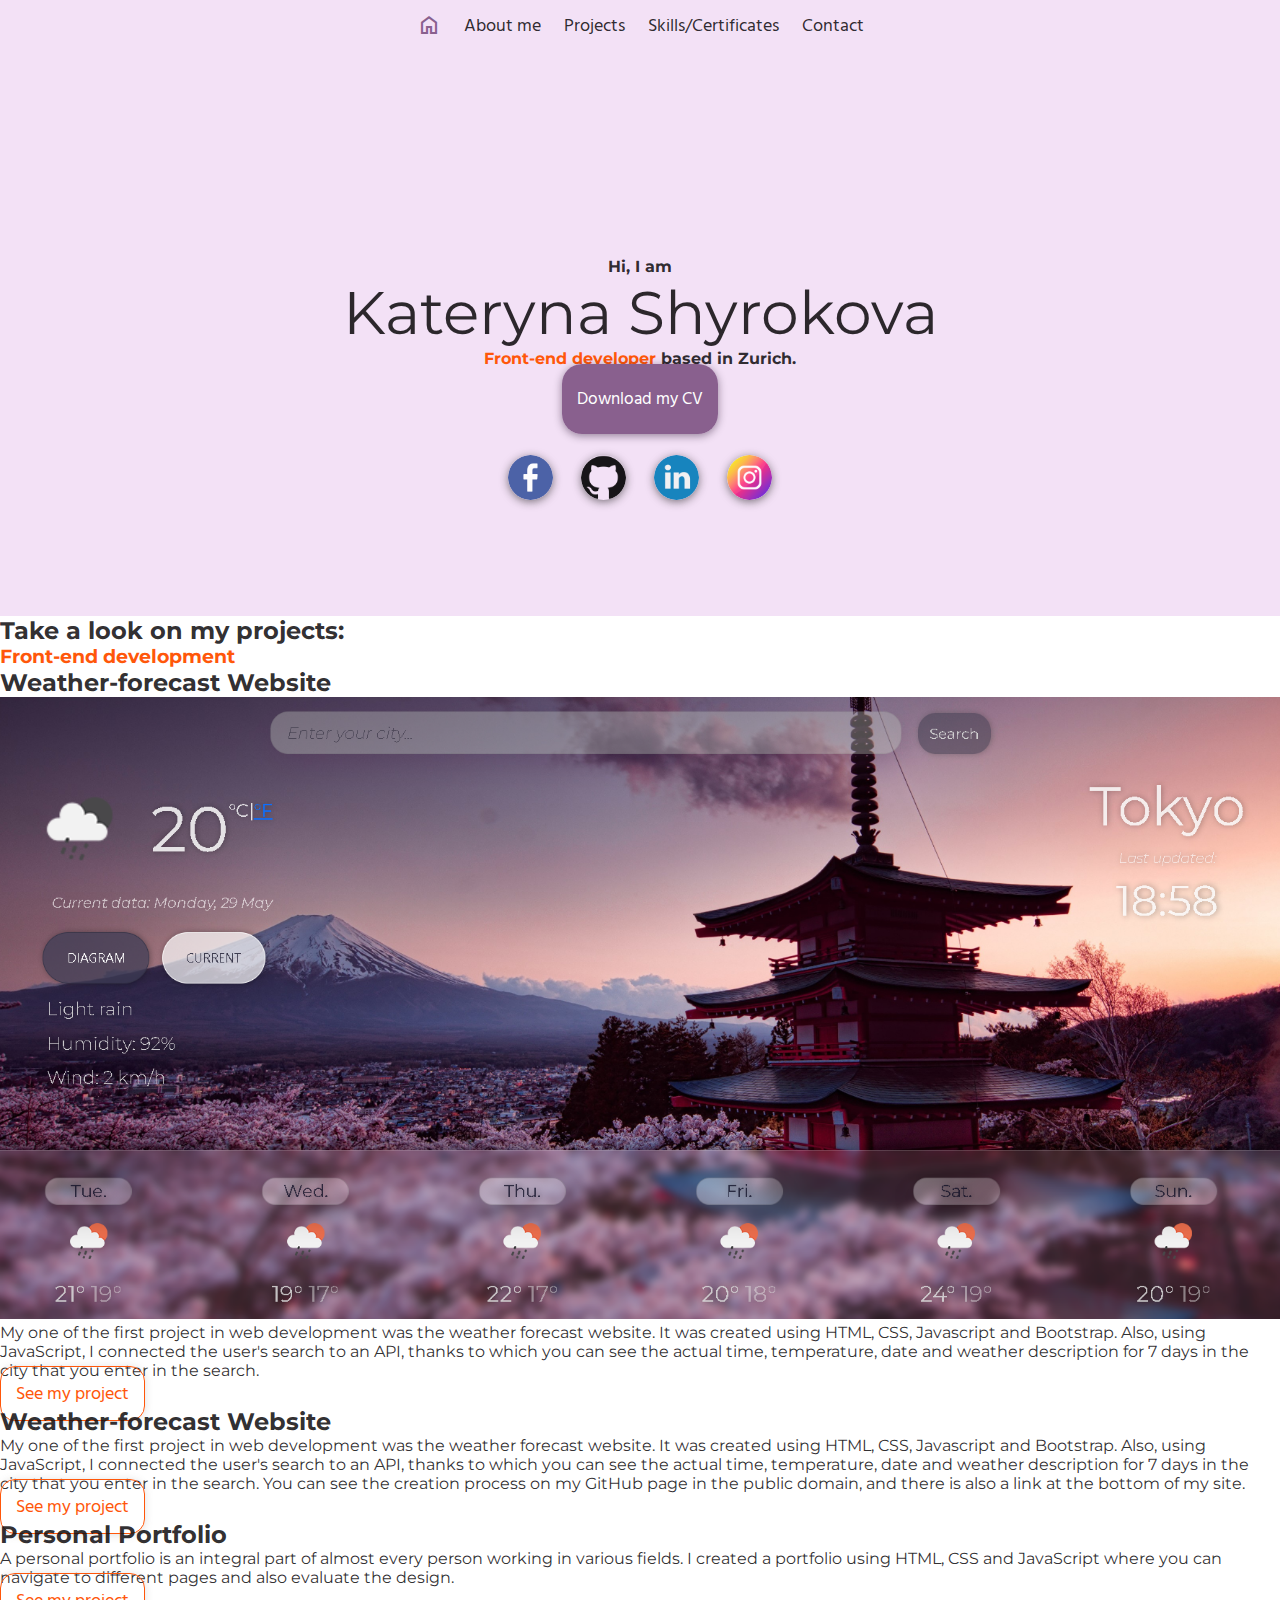
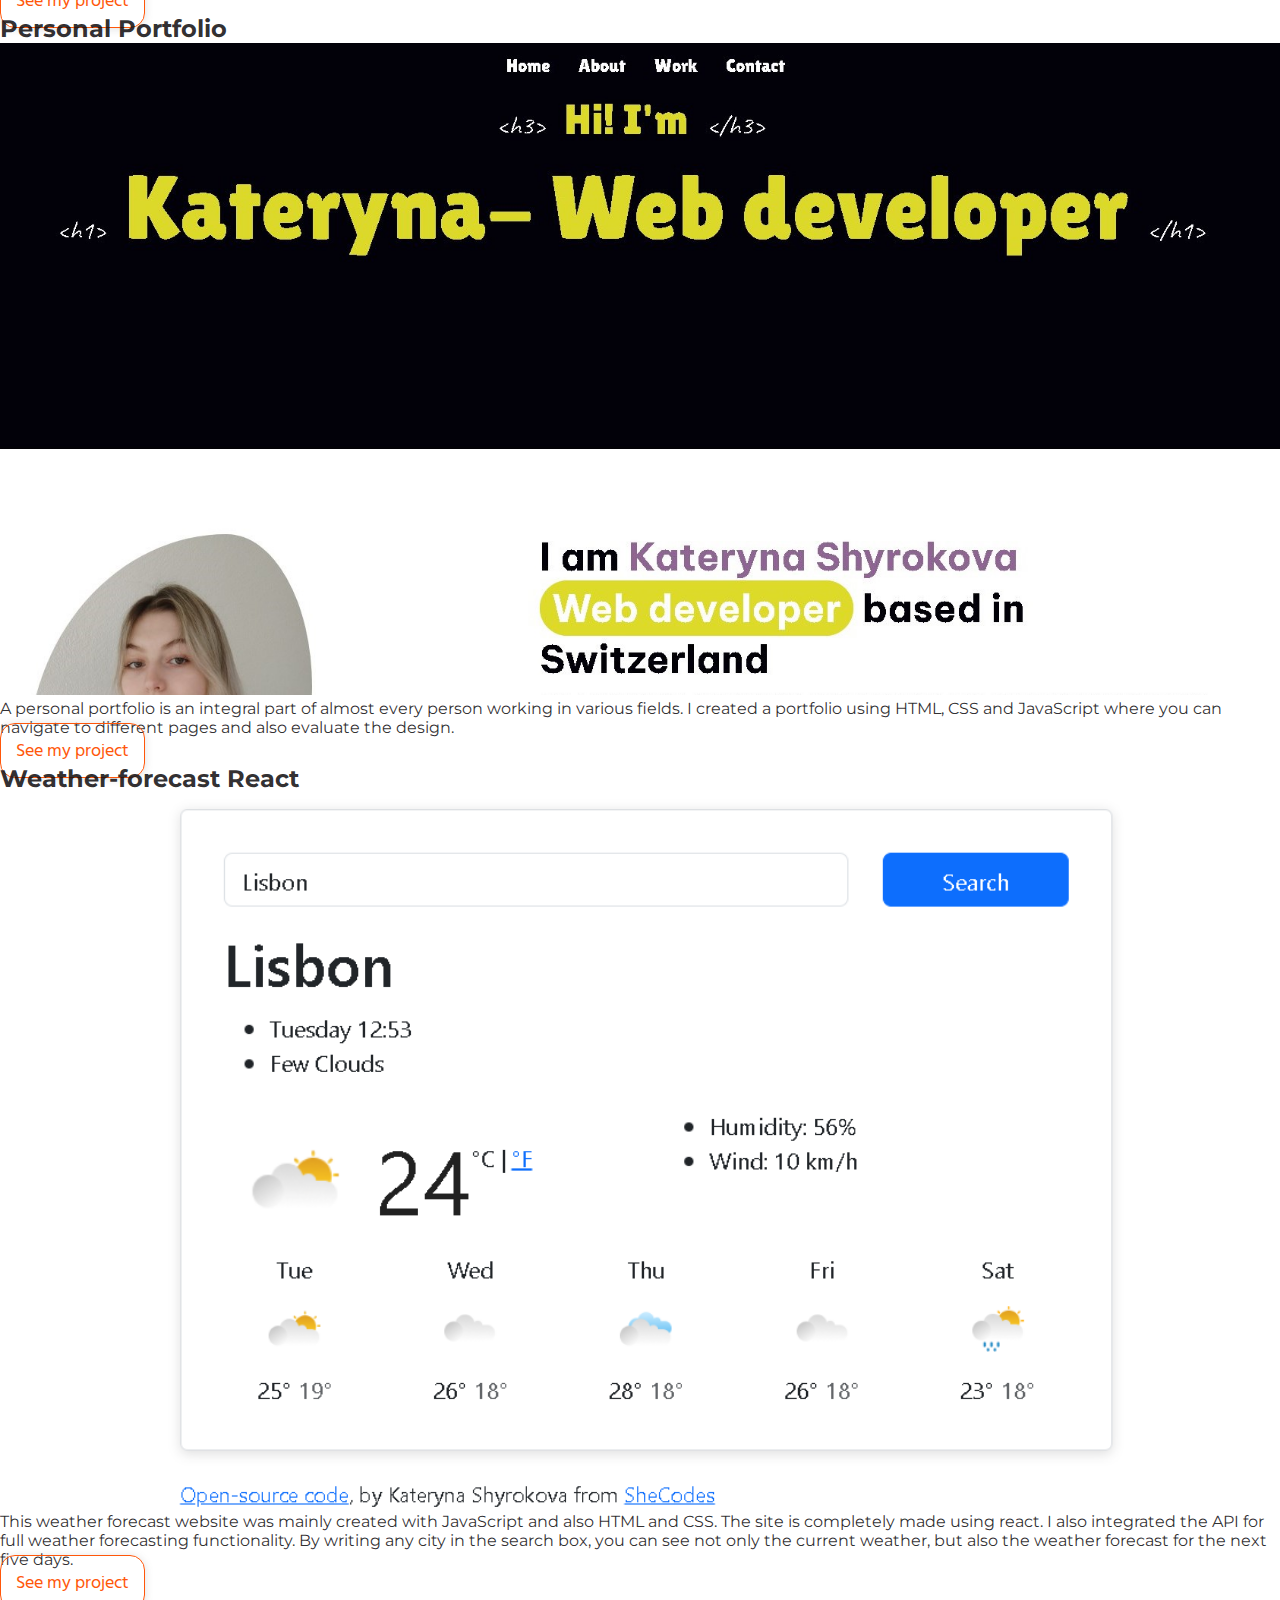
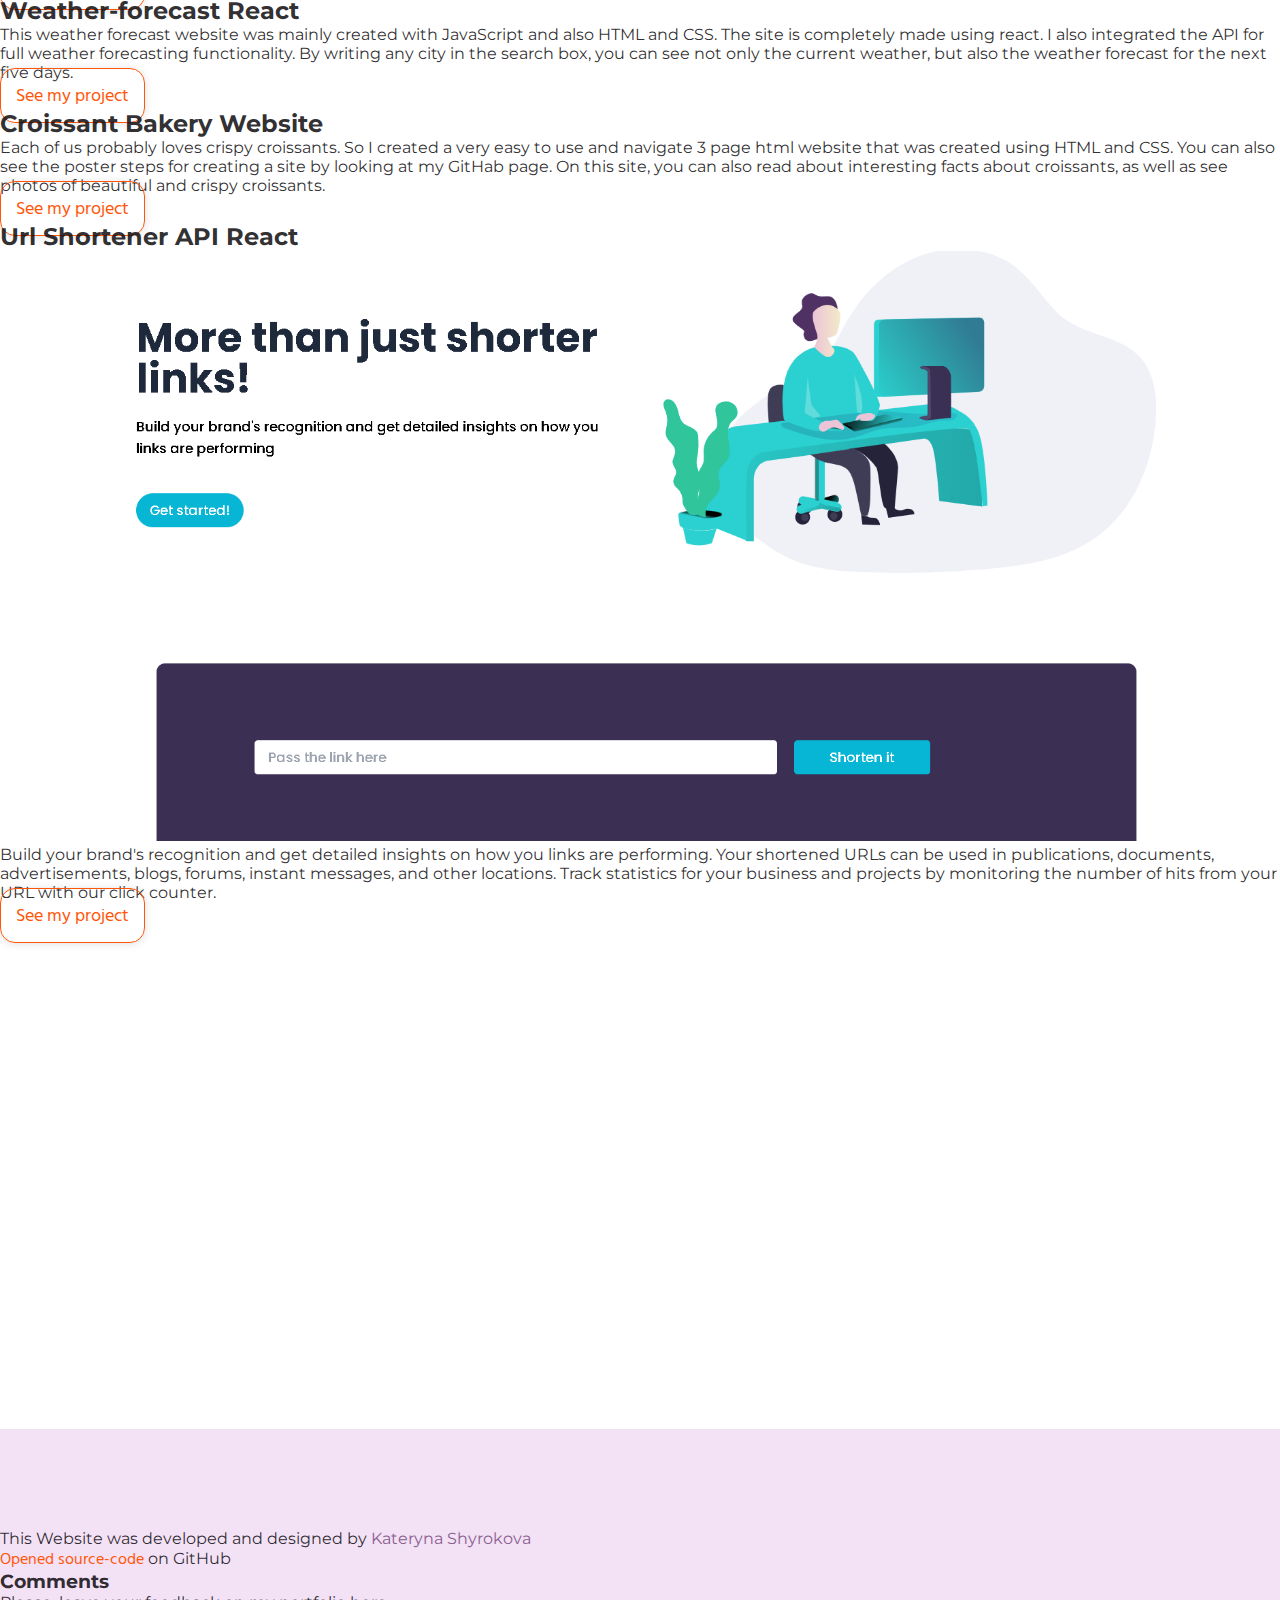
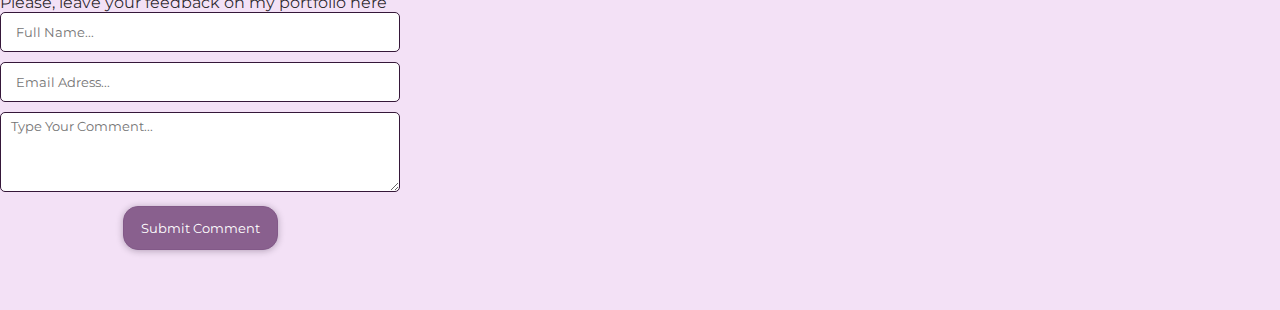
<file: index.html>
<!DOCTYPE html>
<html lang="en">
  <head>
    <meta charset="UTF-8" />
    <link
      href="https://cdn.jsdelivr.net/npm/bootstrap@5.3.0-alpha3/dist/css/bootstrap.min.css"
      rel="stylesheet"
      integrity="sha384-KK94CHFLLe+nY2dmCWGMq91rCGa5gtU4mk92HdvYe+M/SXH301p5ILy+dN9+nJOZ"
      crossorigin="anonymous"
    />
    <script
      src="https://cdn.jsdelivr.net/npm/bootstrap@5.3.0-alpha3/dist/js/bootstrap.bundle.min.js"
      integrity="sha384-ENjdO4Dr2bkBIFxQpeoTz1HIcje39Wm4jDKdf19U8gI4ddQ3GYNS7NTKfAdVQSZe"
      crossorigin="anonymous"
    ></script>
    <link rel="preconnect" href="https://fonts.googleapis.com" />
    <link rel="preconnect" href="https://fonts.gstatic.com" crossorigin />
    <link
      href="https://fonts.googleapis.com/css2?family=Hind+Madurai:wght@300;400&display=swap"
      rel="stylesheet"
    />
    <link rel="preconnect" href="https://fonts.googleapis.com" />
    <link
      rel="stylesheet"
      href="https://fonts.googleapis.com/css2?family=Material+Symbols+Outlined:opsz,wght,FILL,GRAD@20..48,100..700,0..1,-50..200"
    />
    <link rel="preconnect" href="https://fonts.googleapis.com" />
    <link rel="preconnect" href="https://fonts.gstatic.com" crossorigin />
    <link
      href="https://fonts.googleapis.com/css2?family=Hind+Madurai:wght@300;400&family=Montserrat:ital,wght@0,100;0,200;0,300;0,400;0,500;0,600;0,700;0,800;0,900;1,100;1,200;1,300;1,400;1,500;1,600;1,700;1,800;1,900&display=swap"
      rel="stylesheet"
    />
    <link rel="stylesheet" href="/src/styles.css" />
    <meta http-equiv="X-UA-Compatible" content="IE=edge" />
    <meta name="viewport" content="width=device-width, initial-scale=1.0" />
       <meta name="description" content="Kateryna is a front-end engineer based in Switzerland." >
    <title>K.Shyrokova-Frontend developer</title>
  </head>
  <body>
    <header>
      <nav class="navbar fixed-top">
        <a href="#" class="nav-branding" title="Kateryna logo">K.Shyrokova</a>
        <ul class="nav-menu">
          <li class="nav-item">
            <a href="/" class="nav-link" title="Home page"
              ><span class="material-symbols-outlined home-icon">
                home
              </span></a
            >
          </li>
          <li class="nav-item">
            <a href="/about.html" class="nav-link" title="About me page">About me</a>
          </li>
          <li class="nav-item">
            <a href="/projects.html" class="nav-link" title="Projects page">Projects</a>
          </li>
          <li class="nav-item">
            <a href="/about.html#skills-and-certificates" class="nav-link" title="Certificates section "
              >Skills/Certificates</a
            >
          </li>
          <li class="nav-item">
            <a href="/contact.html" class="nav-link" title="Contact page">Contact</a>
          </li>
        </ul>
        <div class="hamburger">
          <span class="bar"></span>
          <span class="bar"></span>
          <span class="bar"></span>
        </div>
      </nav>
    </header>
    <section class="home-section">
      <div class="introdaction-body">
        <h4 class="fs-5 fw-medium mb-0">Hi, I am</h4>
        <p style="font-size: 60px" class=" fw-medium m-0">Kateryna Shyrokova</p>
        <h4 class="fs-5 fw-medium">
          <span class="text-selection-frontend "> Front-end developer</span> 
          
          <!--and
          <span class="text-selection-design">UI/UX designer</span>
          
        ,<br />-->
          based in Zurich.
        </h4>
<br>

        <a href="#" class="download-cv-btn">Download my CV</a>
        <figure class="icon-section-maine">
          <a href="https://www.facebook.com/ekaterina.plisetskaya.92/" target="_blank" title="Facebook Profile">
          <img
            src="/images/facebook.png"
            alt="Facebook Profile"
            srcset=""
            class="icon-contact"
          />
          </a>
       <a href="https://github.com/KatarinaPli" target="_blank" title="GitHub Profile" >
          <img src="/images/github.png" alt="GitHub Profile" srcset="" class="icon-contact" /></a>
         <a href="https://www.linkedin.com/in/katerynashyrokova/" target="_blank" title="Linkedin Profile">
          <img
            src="/images/linkedin.png"
            alt="Linkedin Profile"
            srcset=""
            class="icon-contact"
          /></a>
          <a href="https://www.instagram.com/pli.setskaya/" target="_blank" title="Instagram Profile">
          <img
            src="/images/instagram.png"
            alt="Instagram Profile"
            srcset=""
            class="icon-contact"
          /></a>
          
        </figure>
      </div>
    </section>
   

<section class="frontend-maine-selection">
  <h2 class="mt-5 text-center">Take a look on my projects:</h2>
  <h3 class="text-selection-frontend mt-4 text-center">
    Front-end development
  </h3>

  <div class="container mt-5">
    <!--FIRST -->
    <div class="row mt-5" id="first-project-description">
      <div class="col">
        <h2 class="d-block d-lg-none text-center">
          Weather-forecast Website
        </h2>

        <div class="image">
          <img
            src="/images/weatherweb.png"
            alt="Weather-forecast Website"
            class="project1-photo rounded d-block img-fluid"
          />

          <div class="image__overlay image__overlay--blur">
            <p class="image-description d-block d-lg-none">
              My one of the first project in web development was the weather
              forecast website. It was created using HTML, CSS, Javascript and
              Bootstrap. Also, using JavaScript, I connected the user's
              search to an API, thanks to which you can see the actual time,
              temperature, date and weather description for 7 days in the
              city that you enter in the search.
            </p>
          </div>
        </div>

        <a
          href="https://preeminent-biscochitos-293520.netlify.app/" target="_blank
        "
          class="project-frontend-btn btn d-block d-lg-none text-center mt-3"
          >See my project</a
        >
      </div>

      <div class="col d-none d-lg-block ms-5">
        <h2 class="text-center">Weather-forecast Website</h2>
        <p class="mt-4 mb-4">
          My one of the first project in web development was the weather
          forecast website. It was created using HTML, CSS, Javascript and
          Bootstrap. Also, using JavaScript, I connected the user's search
          to an API, thanks to which you can see the actual time,
          temperature, date and weather description for 7 days in the city
          that you enter in the search. You can see the creation process on
          my GitHub page in the public domain, and there is also a link at
          the bottom of my site.
        </p>
        <a href="https://preeminent-biscochitos-293520.netlify.app/" target="_blank
        " class="project-frontend-btn btn d-block text-center"
          >See my project</a
        >
      </div>
    </div>
    <!--SECOND -->

    <div class="row mt-5" id="second-project-description">
      <div class="col d-none d-lg-block me-5">
        <h2 class="text-center">Personal Portfolio</h2>
        <p class="mt-4 mb-4">
A personal portfolio is an integral part of almost every person working in various fields.  I created a portfolio using HTML, CSS and JavaScript where you can navigate to different pages and also evaluate the design.
        </p>
        <a href="https://effervescent-cobbler-fdeb63.netlify.app"  target="_blank
        " class="project-frontend-btn btn d-block text-center"
          >See my project</a
        >
      </div>

      <div class="col">
        <h2 class="d-block d-lg-none text-center">
          Personal Portfolio
        </h2>

        <div class="image">
          <img
            src="/images/personalPortfolio.jpg"
            alt="Personal Portfolio"
            class="project1-photo rounded d-block img-fluid"
          />

          <div class="image__overlay image__overlay--blur">
            <p class="image-description d-block d-lg-none">
             A personal portfolio is an integral part of almost every person working in various fields.  I created a portfolio using HTML, CSS and JavaScript where you can navigate to different pages and also evaluate the design. 
            </p>
          </div>
        </div>

        <a
          href="https://effervescent-cobbler-fdeb63.netlify.app" target="_blank
        "
          class="project-frontend-btn btn d-block d-lg-none text-center mt-3"
          >See my project</a
        >
      </div>
    </div>

    <!--THIRD -->

    <div class="row mt-5" id="third-project-description">
      <div class="col">
        <h2 class="d-block d-lg-none text-center">
          Weather-forecast React
        </h2>

        <div class="image">
          <img
            src="/images/weatherReact.png"
            alt="Weather-forecast React"
            class="project1-photo rounded d-block img-fluid"
          />

          <div class="image__overlay image__overlay--blur">
            <p class="image-description d-block d-lg-none">
              This weather forecast website was mainly created with JavaScript and also HTML and CSS. The site is completely made using react.  I also integrated the API for full weather forecasting functionality. By writing any city in the search box, you can see not only the current weather, but also the weather forecast for the next five days.
            </p>
          </div>
        </div>

        <a
          href="https://exquisite-mousse-85a8a1.netlify.app" target="_blank
        "
          class="project-frontend-btn btn d-block d-lg-none text-center mt-3"
          >See my project</a
        >
      </div>

      <div class="col d-none d-lg-block ms-5">
        <h2 class="text-center">Weather-forecast React</h2>
        <p class="mt-4 mb-4">
         This weather forecast website was mainly created with JavaScript and also HTML and CSS. The site is completely made using react.  I also integrated the API for full weather forecasting functionality. By writing any city in the search box, you can see not only the current weather, but also the weather forecast for the next five days.
        </p>
        <a href="https://exquisite-mousse-85a8a1.netlify.app" target="_blank" class="project-frontend-btn btn d-block text-center"
          >See my project</a
        >
      </div>
    </div>
    <!--FOUR-->

    <div class="row mt-5" id="fourth-project-description">
      <div class="col d-none d-lg-block me-5">
        <h2 class="text-center">Croissant Bakery Website</h2>
        <p class="mt-4 mb-4">
         Each of us probably loves crispy croissants. So I created a very easy to use and navigate 3 page html website that was created using HTML and CSS. You can also see the poster steps for creating a site by looking at my GitHab page. On this site, you can also read about interesting facts about croissants, as well as see photos of beautiful and crispy croissants.
        </p>
        <a href="https://cosmic-rolypoly-82b6a6.netlify.app" target="_blank" class="project-frontend-btn btn d-block text-center"
          >See my project</a
        >
      </div>

      <div class="col">
        <h2 class="d-block d-lg-none text-center">
         Url Shortener API React
        </h2>

        <div class="image">
          <img
            src="/images/urlShortener.png"
            alt="Url Shortener API"
            class="project1-photo rounded d-block img-fluid"
          />

          <div class="image__overlay image__overlay--blur">
            <p class="image-description d-block d-lg-none">
             Build your brand's recognition and get detailed insights on how you links are performing. Your shortened URLs can be used in publications, documents, advertisements, blogs, forums, instant messages, and other locations. Track statistics for your business and projects by monitoring the number of hits from your URL with our click counter.
            </p>
          </div>
        </div>

        <a
          href="https://cosmic-rolypoly-82b6a6.netlify.app" target="_blank"
          class="project-frontend-btn btn d-block d-lg-none text-center mt-3"
          >See my project</a
        >
      </div>
    </div>
  </div>
</section>


    <footer> 
      <div class="container">
        <div class="row
        ">
      <div class="col-md-6"><p>This Website was developed and designed by <span style="color: #89608e;"> Kateryna Shyrokova</span></p>
<p><a href="https://github.com/KatarinaPli/Portfolio-Kateryna-Shyrokova" target="_blank" class="text-decoration-underline" style="color: #ff570a; "> Opened source-code</a> on GitHub </p>
      </div>
    <div class="col-md-6">
      <div class="comment-box">
        <h3>Comments</h3>
        <p>Please, leave your feedback on my portfolio here</p>
        <form action="#">
          <input type="text" name="full_name" placeholder="Full Name...">
          <input type="email" name="email" placeholder="Email Adress...">
          <textarea name="comment" id="comment-section" placeholder="Type Your Comment...""></textarea>
          <button type="submit">Submit Comment</button>
        </form>
      </div>
    </div>
    </div></div>
    </footer> 
    <script src="/src/function.js"></script>
  </body>
</html>
</file>
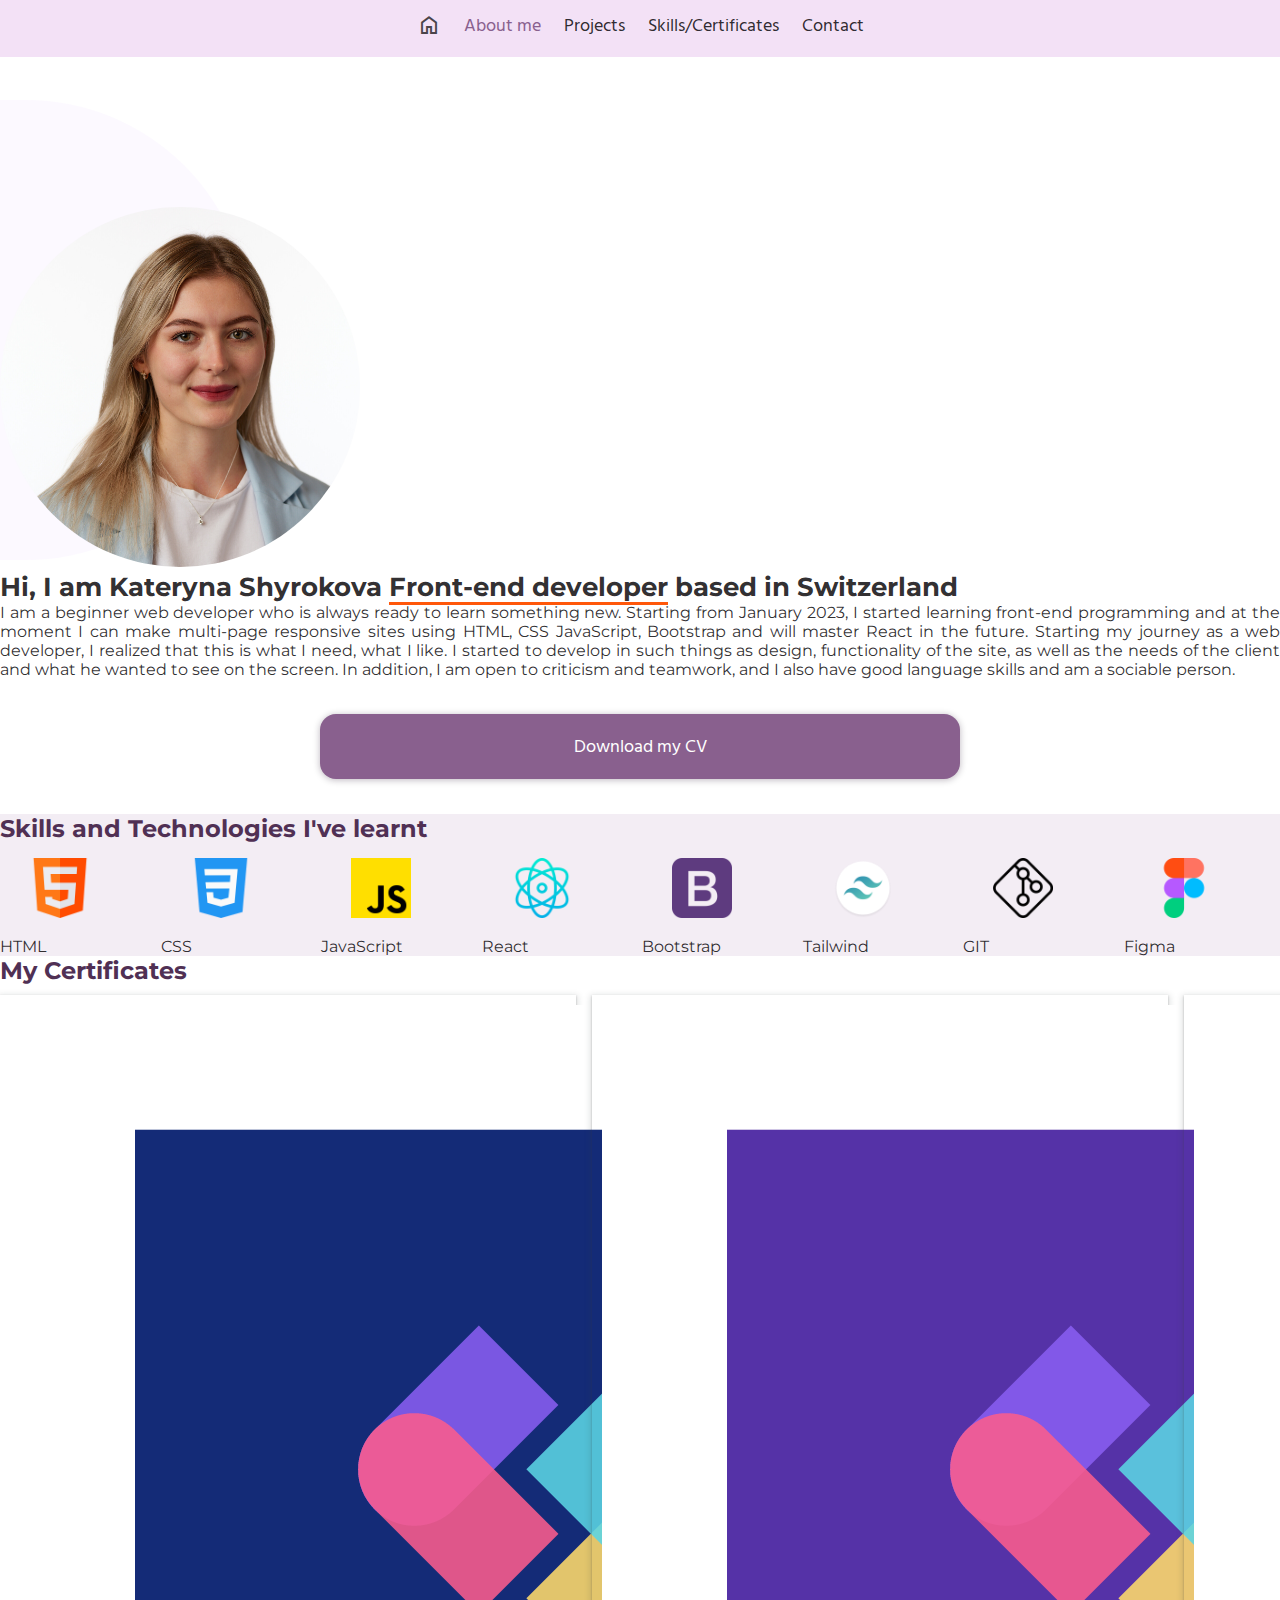
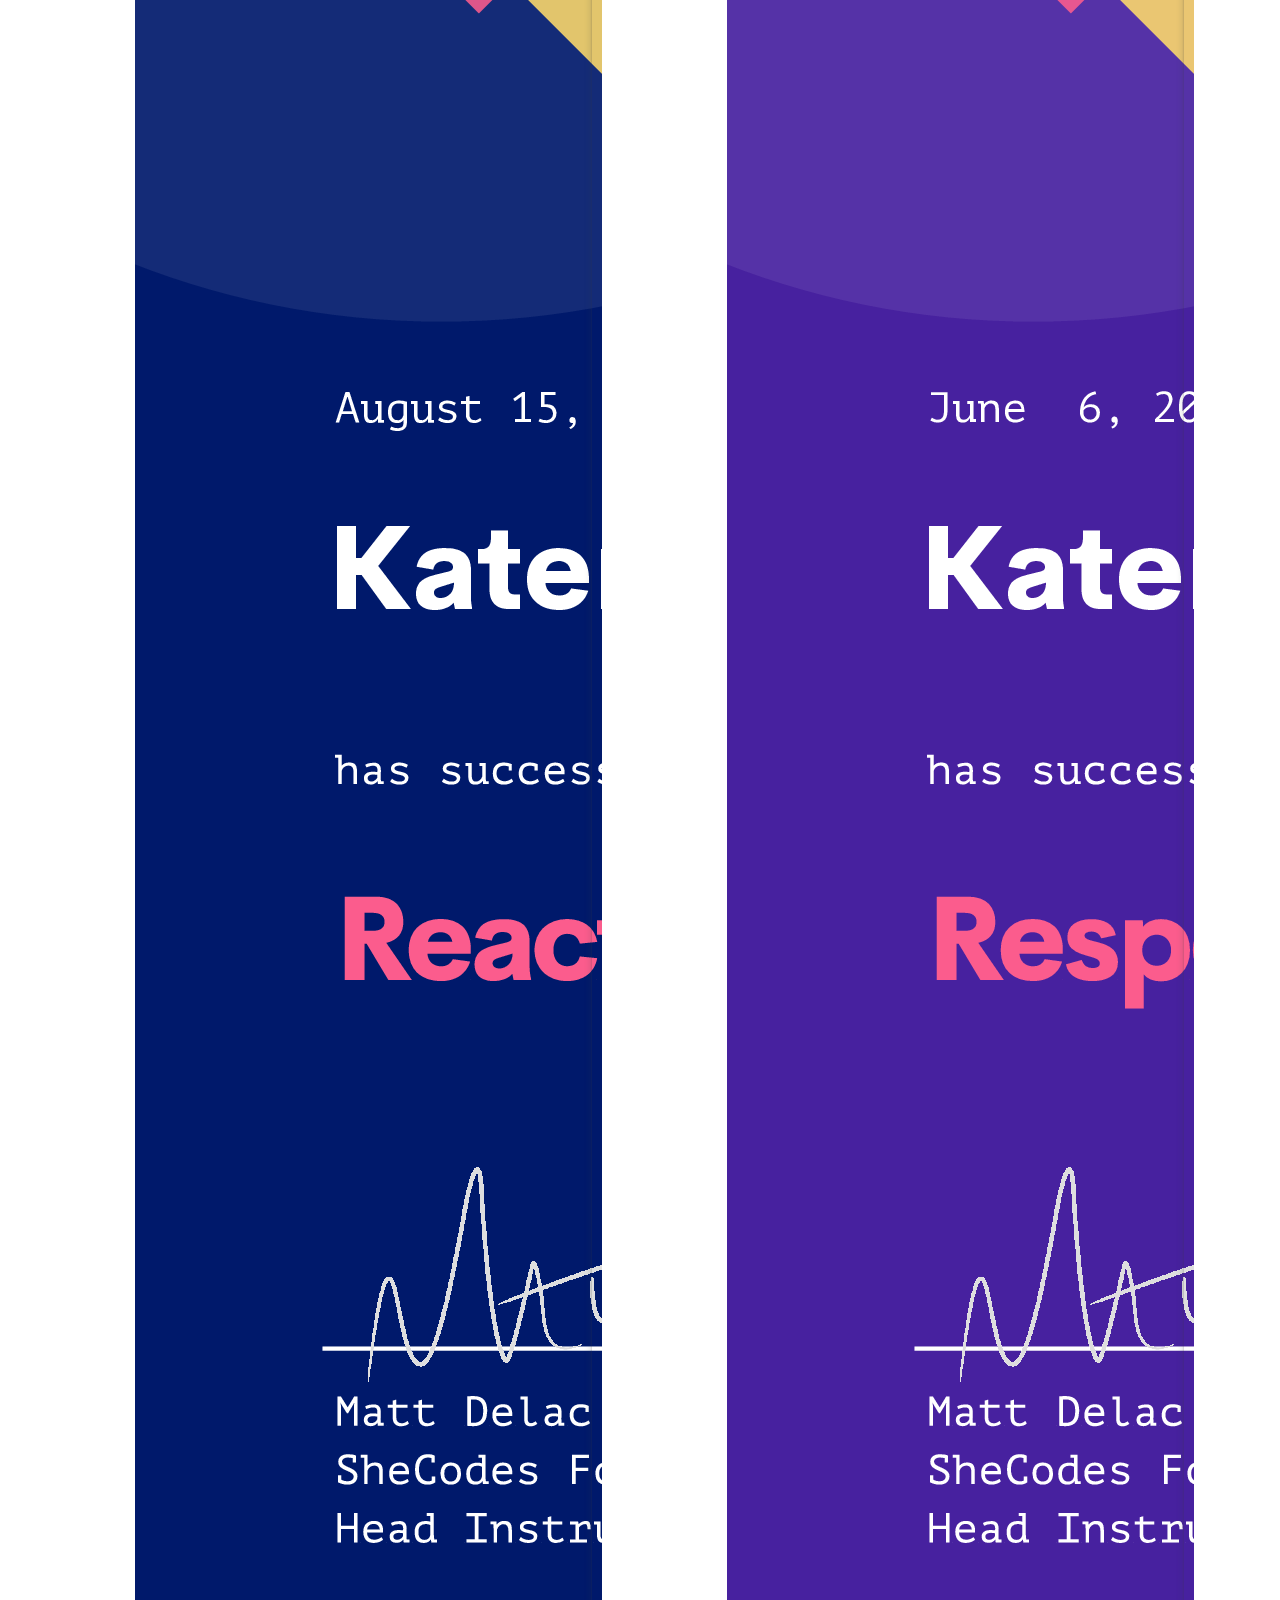
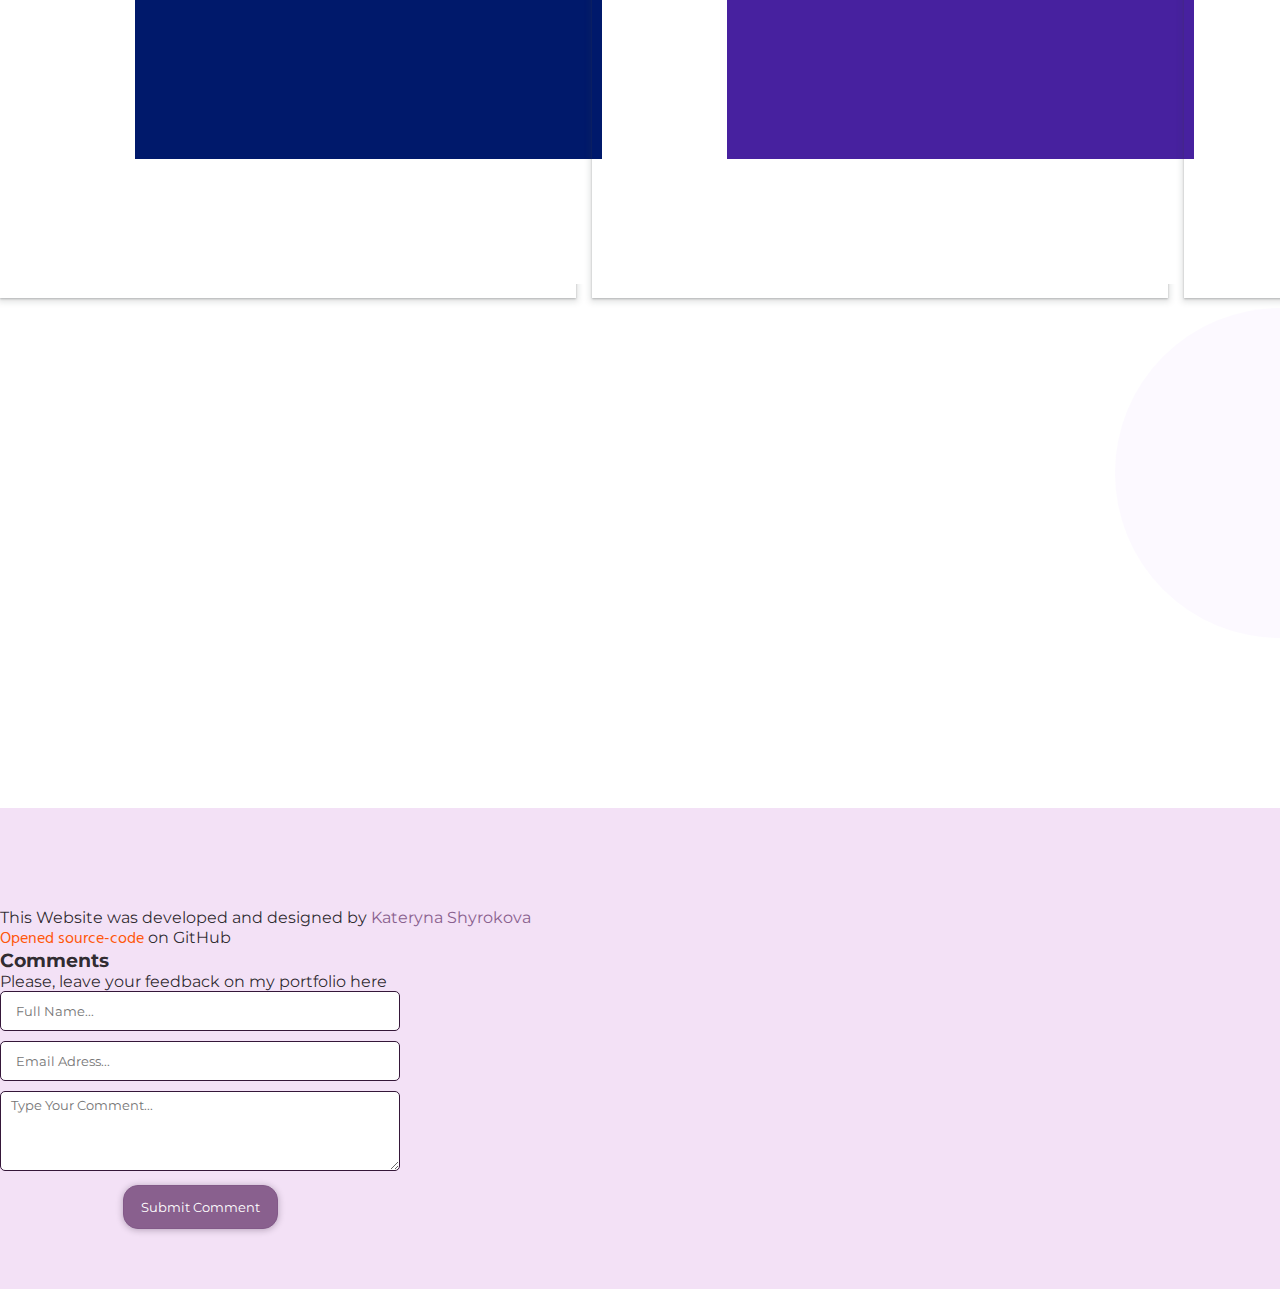
<file: about.html>
<!DOCTYPE html>
<html lang="en">
  <head>
    <meta charset="UTF-8" />
    <link
      href="https://cdn.jsdelivr.net/npm/bootstrap@5.3.0-alpha3/dist/css/bootstrap.min.css"
      rel="stylesheet"
      integrity="sha384-KK94CHFLLe+nY2dmCWGMq91rCGa5gtU4mk92HdvYe+M/SXH301p5ILy+dN9+nJOZ"
      crossorigin="anonymous"
    />
    <script
      src="https://cdn.jsdelivr.net/npm/bootstrap@5.3.0-alpha3/dist/js/bootstrap.bundle.min.js"
      integrity="sha384-ENjdO4Dr2bkBIFxQpeoTz1HIcje39Wm4jDKdf19U8gI4ddQ3GYNS7NTKfAdVQSZe"
      crossorigin="anonymous"
    ></script>
    <link rel="preconnect" href="https://fonts.googleapis.com" />
    <link rel="preconnect" href="https://fonts.gstatic.com" crossorigin />
    <link
      href="https://fonts.googleapis.com/css2?family=Hind+Madurai:wght@300;400&display=swap"
      rel="stylesheet"
    />
    <link rel="preconnect" href="https://fonts.googleapis.com" />
    <link
      rel="stylesheet"
      href="https://fonts.googleapis.com/css2?family=Material+Symbols+Outlined:opsz,wght,FILL,GRAD@20..48,100..700,0..1,-50..200"
    />
    <link rel="preconnect" href="https://fonts.googleapis.com" />
    <link rel="preconnect" href="https://fonts.gstatic.com" crossorigin />
    <link
      href="https://fonts.googleapis.com/css2?family=Hind+Madurai:wght@300;400&family=Montserrat:ital,wght@0,100;0,200;0,300;0,400;0,500;0,600;0,700;0,800;0,900;1,100;1,200;1,300;1,400;1,500;1,600;1,700;1,800;1,900&display=swap"
      rel="stylesheet"
    />
    <link rel="stylesheet" href="/src/styles.css" />
    <meta http-equiv="X-UA-Compatible" content="IE=edge" />
    <meta name="viewport" content="width=device-width, initial-scale=1.0" />
    <meta name="description" content="Kateryna is a front-end engineer based in Switzerland." >
    <title>K.Shyrokova-Frontend developer</title>
  </head>
   <body>
    <header>
      <nav class="navbar fixed-top">
        <a href="#" class="nav-branding" title="Kateryna logo">K.Shyrokova</a>
        <ul class="nav-menu">
          <li class="nav-item">
            <a href="/" class="nav-link" title="Home page"
              ><span class="material-symbols-outlined home-icon" style="color: #1b191bc7; ">
                home
              </span></a
            >
          </li>
          <li class="nav-item">
            <a href="/about.html" style="color: #89608e; " class="nav-link " title="About me page">About me</a>
          </li>
          <li class="nav-item">
            <a href="/projects.html" class="nav-link" title="Projects page" >Projects</a>
            
          </li>
          <li class="nav-item">
            <a href="/about.html#skills-and-certificates" class="nav-link" title="Certificates section "
              >Skills/Certificates</a
            >
          </li>
          <li class="nav-item">
            <a href="/contact.html" class="nav-link" title="Contact page">Contact</a>
          </li>
        </ul>
        <div class="hamburger">
          <span class="bar"></span>
          <span class="bar"></span>
          <span class="bar"></span>
        </div>
      </nav>
    </header>
    <div class="decoration-background-one"></div> 
    <!--   <figure class="icon-section-about">
          <img
            src="/images/facebook.png"
            alt=""
            srcset=""
            class="icon-about"
          />
          <img src="/images/github.png" alt="" srcset="" class="icon-about" />
          <img
            src="/images/linkedin.png"
            alt=""
            srcset=""
            class="icon-about"
          />
          <img
            src="/images/instagram.png"
            alt=""
            srcset=""
            class="icon-about"
          />
          <img
            src="/images/twitter.png"
            alt=""
            srcset=""
            class="icon-about"
          />
        </figure>
      -->
<div class="content-section container mb-5 ">

    <div class="row m-0">
        <div class="col-md-5 ">


            <img src="/images/CVportfolioPhoto.jpg " alt="Portfolio photo" class="portfolio-photo">
         
        





        </div>
  

    
        <div class="col-md-7 ">
    <h1 class="about-name fw-bolder ">Hi, I am Kateryna Shyrokova <span class="underline-element 
        " >Front-end developer</span> based in Switzerland</h1>
    <p class="aboutme-description   ">I am a beginner web developer who is always ready to learn something new. Starting from January 2023, I started learning front-end programming and at the moment I can make multi-page responsive sites using HTML, CSS JavaScript, Bootstrap and will master React in the future. Starting my journey as a web developer, I realized that this is what I need, what I like. I started to develop in such things as design, functionality of the site, as well as the needs of the client and what he wanted to see on the screen. In addition, I am open to criticism and teamwork, and I also have good language skills and am a sociable person.</p>
<a href="/images/cvEngl.png" download="/images/cvEngl.png" title="A link to CV" class="cv-btn "> Download my CV</a>

</div>
</div>

</div>

 <div class="grid-card card  mt-5 mb-5" id="skills-and-certificates">
  
  <h2 class="text-center fw-bolder m-3" style="color:#503054 ; ">Skills and Technologies I've learnt</h2>
  <div class="grid-container m-3">
    <div class="grid-item">
  <img src="/images/html.png" alt="HTML"  class="grid-img">
  <p class="d-block text-center fw-bolder" >HTML</p>
  </div>
    <div class="grid-item">
  <img src="/images/css-3.png" alt="CSS"  class="grid-img">
  <p class="d-block text-center fw-bolder">CSS</p>
  </div>
  <div class="grid-item">
  <img src="/images/js.png" alt="JavaScript"  class="grid-img">
  <p class="d-block text-center fw-bolder">JavaScript</p>
  </div>
  <div class="grid-item">
  <img src="/images/react.png" alt="React"  class="grid-img">
  <p class="d-block text-center fw-bolder">React</p>
  </div>
  <div class="grid-item">
  <img src="/images/bootstrap.png" alt="Bootstrap"  class="grid-img">
  <p class="d-block text-center fw-bolder">Bootstrap</p>
  </div>
  <div class="grid-item">
  <img src="/images/tailwind.png" alt="Tailwind"  class="grid-img">
  <p class="d-block text-center fw-bolder">Tailwind</p>
  </div>
  <div class="grid-item">
  <img src="/images/git.png" alt="GIT"  class="grid-img">
  <p class="d-block text-center fw-bolder">GIT</p>
  </div>
  <div class="grid-item">
  <img src="/images/figma.png" alt="Figma"  class="grid-img">
  <p class="d-block text-center fw-bolder">Figma</p>
  </div>
</div>
 </div>




<section class="certificate-section mt-5 mb-5" >
  <h2 class="text-center mt-5 mb-3 fw-bolder" style="color:#503054 ; "> My Certificates</h2>
  <div class="certificates-scroller snaps-inline">
       <div class="scroll-element ">
      <img src=" /images/sheCodesReact.png" alt="SheCodes Responsive Certificate"  class="certificate1 img-fluid">
    </div>
    <div class="scroll-element ">
      <img src=" /images/sheCodesResp.png" alt="SheCodes Responsive Certificate"  class="certificate1 img-fluid">
    </div>
     <div class="scroll-element">
      <img src="/images/sheCodesPlus.png" alt="SheCodes Plus Certificate"  class="certificate2 img-fluid">
     </div>
      <div class="scroll-element">
         <img src="/images/sheCodesBasic.png" alt="SheCodes Basic Certificate"  class="certificate3 img-fluid">
      </div>
       <div class="scroll-element">
         <img src="/images/figmaCert.jpg" alt="Fundamental of working with Figma Certificate"  class="certificate4 img-fluid">
       </div>
        
  </div>
   <div class="decoration-background-two"></div> 
</section>
 

<section class="language-section">
  
</section>






       



         <footer> 
      <div class="container">
        <div class="row
        ">
      <div class="col-md-6"><p>This Website was developed and designed by <span style="color: #89608e;"> Kateryna Shyrokova</span></p>
<p><a href="https://github.com/KatarinaPli/Portfolio-Kateryna-Shyrokova" target="_blank" class="text-decoration-underline" style="color: #ff570a; "> Opened source-code</a> on GitHub </p>
      </div>
    <div class="col-md-6">
      <div class="comment-box">
        <h3>Comments</h3>
        <p>Please, leave your feedback on my portfolio here</p>
        <form action="#">
          <input type="text" name="full_name" placeholder="Full Name...">
          <input type="email" name="email" placeholder="Email Adress...">
          <textarea name="comment" id="comment-section" placeholder="Type Your Comment...""></textarea>
          <button type="submit">Submit Comment</button>
        </form>
      </div>
    </div>
    </div></div>
    </footer>
    <script src="/src/function.js"></script>
  </body>
</html>
</file>
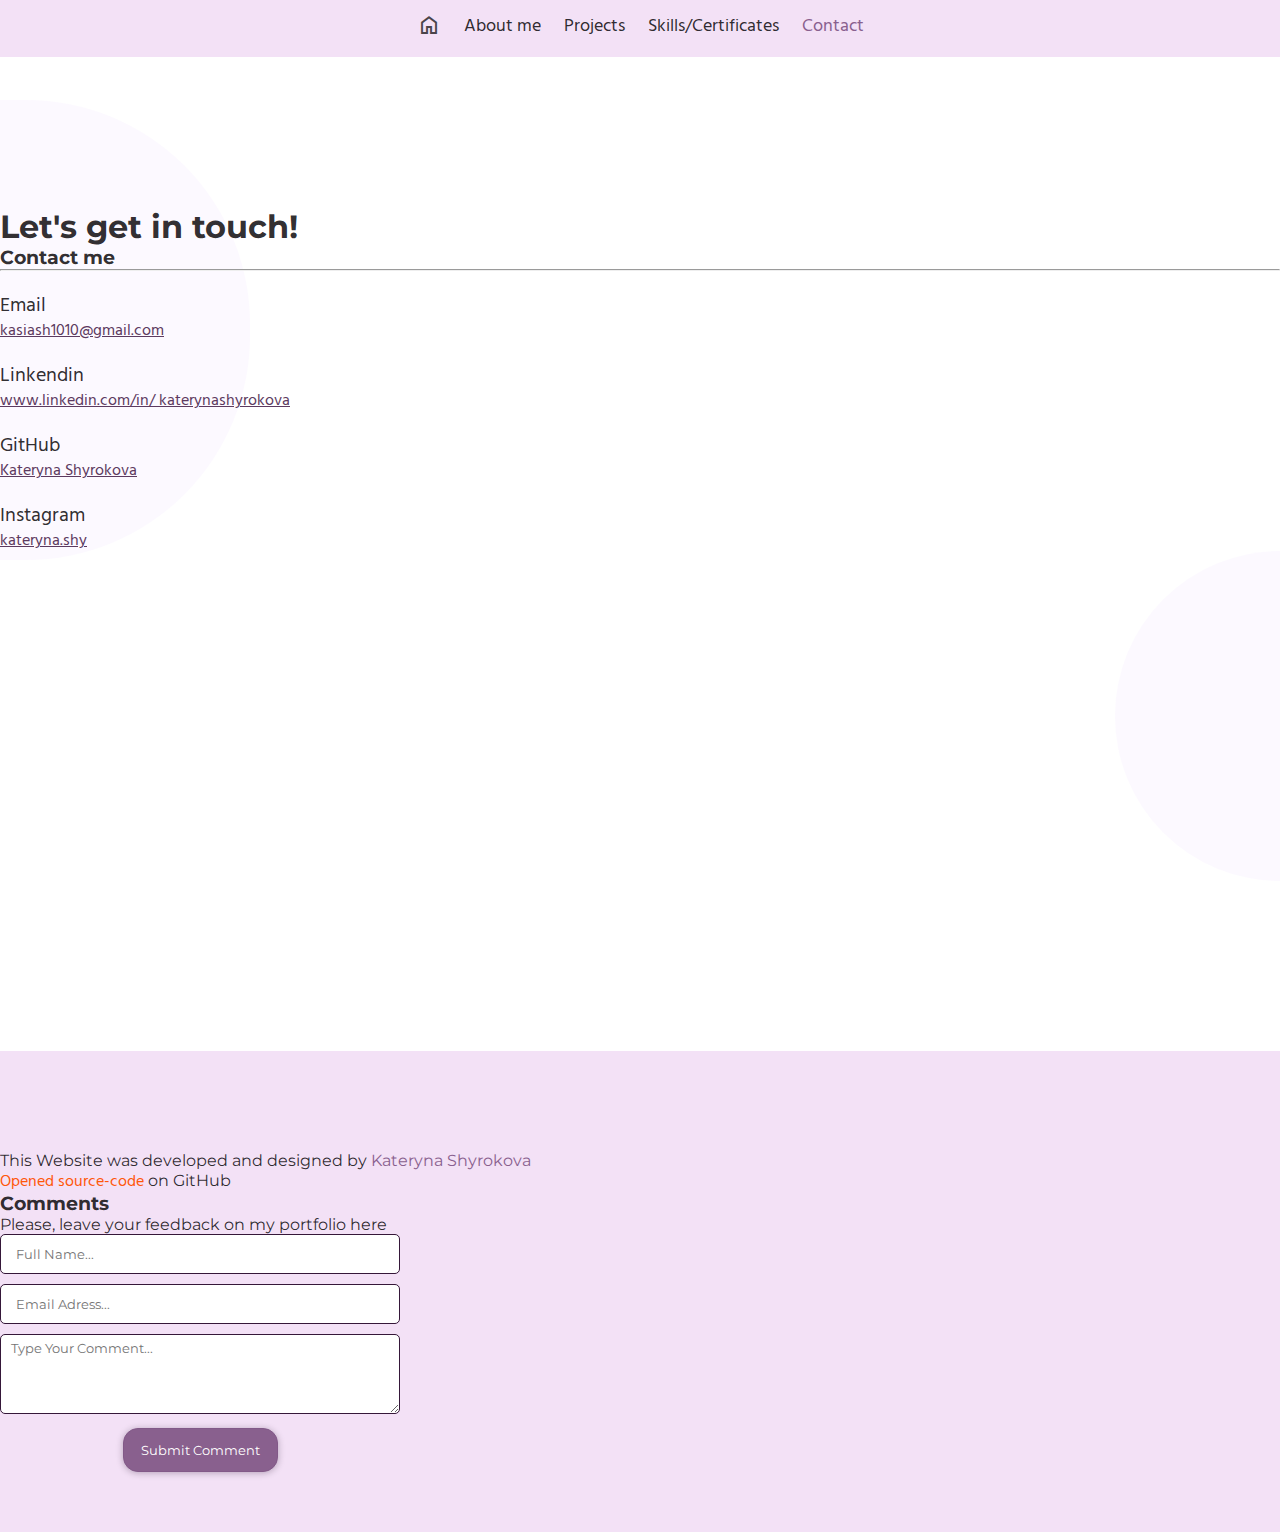
<file: contact.html>
<!DOCTYPE html>
<html lang="en">
  <head>
    <meta charset="UTF-8" />
    <link
      href="https://cdn.jsdelivr.net/npm/bootstrap@5.3.0-alpha3/dist/css/bootstrap.min.css"
      rel="stylesheet"
      integrity="sha384-KK94CHFLLe+nY2dmCWGMq91rCGa5gtU4mk92HdvYe+M/SXH301p5ILy+dN9+nJOZ"
      crossorigin="anonymous"
    />
    <script
      src="https://cdn.jsdelivr.net/npm/bootstrap@5.3.0-alpha3/dist/js/bootstrap.bundle.min.js"
      integrity="sha384-ENjdO4Dr2bkBIFxQpeoTz1HIcje39Wm4jDKdf19U8gI4ddQ3GYNS7NTKfAdVQSZe"
      crossorigin="anonymous"
    ></script>
    <link rel="preconnect" href="https://fonts.googleapis.com" />
    <link rel="preconnect" href="https://fonts.gstatic.com" crossorigin />
    <link
      href="https://fonts.googleapis.com/css2?family=Hind+Madurai:wght@300;400&display=swap"
      rel="stylesheet"
    />
    <link rel="preconnect" href="https://fonts.googleapis.com" />
    <link
      rel="stylesheet"
      href="https://fonts.googleapis.com/css2?family=Material+Symbols+Outlined:opsz,wght,FILL,GRAD@20..48,100..700,0..1,-50..200"
    />
    <link rel="preconnect" href="https://fonts.googleapis.com" />
    <link rel="preconnect" href="https://fonts.gstatic.com" crossorigin />
    <link
      href="https://fonts.googleapis.com/css2?family=Hind+Madurai:wght@300;400&family=Montserrat:ital,wght@0,100;0,200;0,300;0,400;0,500;0,600;0,700;0,800;0,900;1,100;1,200;1,300;1,400;1,500;1,600;1,700;1,800;1,900&display=swap"
      rel="stylesheet"
    />
    <link rel="stylesheet" href="/src/styles.css" />
    <meta http-equiv="X-UA-Compatible" content="IE=edge" />
    <meta name="viewport" content="width=device-width, initial-scale=1.0" />
       <meta name="description" content="Kateryna is a front-end engineer based in Switzerland." >
    <title>K.Shyrokova-Frontend developer</title>
  </head>
  <body>
    <header>
      <nav class="navbar fixed-top">
        <a href="#" class="nav-branding" title="Kateryna logo">K.Shyrokova</a>
        <ul class="nav-menu">
          <li class="nav-item">
            <a href="/" class="nav-link"  title="Home page"
              ><span class="material-symbols-outlined home-icon" style="color: #1b191bc7; ">
                home
              </span></a
            >
          </li>
          <li class="nav-item">
            <a href="/about.html" class="nav-link" title="About me page">About me</a>
          </li>
          <li class="nav-item">
            <a href="/projects.html" class="nav-link" title="Projects page">Projects</a>
          </li>
          <li class="nav-item">
            <a href="/about.html#skills-and-certificates" class="nav-link" title="Certificates section "
              >Skills/Certificates</a
            >
          </li>
          <li class="nav-item">
            <a href="/contact.html" class="nav-link" style="color: #89608e;" title="Contact page">Contact</a>
          </li>
        </ul>
        <div class="hamburger">
          <span class="bar"></span>
          <span class="bar"></span>
          <span class="bar"></span>
        </div>
      </nav>
    </header>


    <section class="content-section">
       <div class="decoration-background-one"></div> 
        <h1 class="text-center">Let's get in touch!</h1>
        <h3 class="text-center">Contact me</h3>
       
        <hr>
        <div class="container">
            <div class="row">
                <div class="col-md-6">
                   <p class="name-link ">Email</p>
                   <p><a class="link-socialmedia" href="mailto:kasiash1010@gmail.com">kasiash1010@gmail.com</a></p>
    
                </div>
                  <div class="col-md-6">
                   <p class="name-link">Linkendin</p>
                   <p><a class="link-socialmedia" href="https://www.linkedin.com/in/katerynashyrokova/">www.linkedin.com/in/
katerynashyrokova

</a></p>
<p class="name-link">GitHub</p>
<p><a class="link-socialmedia" href="https://github.com/KatarinaPli">Kateryna Shyrokova</a></p>
    <p class="name-link">Instagram</p>
    <p><a class="link-socialmedia" href="http://katerynashy">kateryna.shy</a></p>
                </div>

            </div>
        </div>
    </section>
 <div class="decoration-background-two"></div> 
       <footer> 
      <div class="container">
        <div class="row
        ">
      <div class="col-md-6"><p>This Website was developed and designed by <span style="color: #89608e;"> Kateryna Shyrokova</span></p>
<p><a href="https://github.com/KatarinaPli/Portfolio-Kateryna-Shyrokova" target="_blank" class="text-decoration-underline" style="color: #ff570a; "> Opened source-code</a> on GitHub </p>
      </div>
    <div class="col-md-6">
      <div class="comment-box">
        <h3>Comments</h3>
        <p>Please, leave your feedback on my portfolio here</p>
        <form action="#">
          <input type="text" name="full_name" placeholder="Full Name...">
          <input type="email" name="email" placeholder="Email Adress...">
          <textarea name="comment" id="comment-section" placeholder="Type Your Comment...""></textarea>
          <button type="submit">Submit Comment</button>
        </form>
      </div>
    </div>
    </div></div>
    </footer>
    <script src="/src/function.js"></script>
  </body>
</html>
</file>
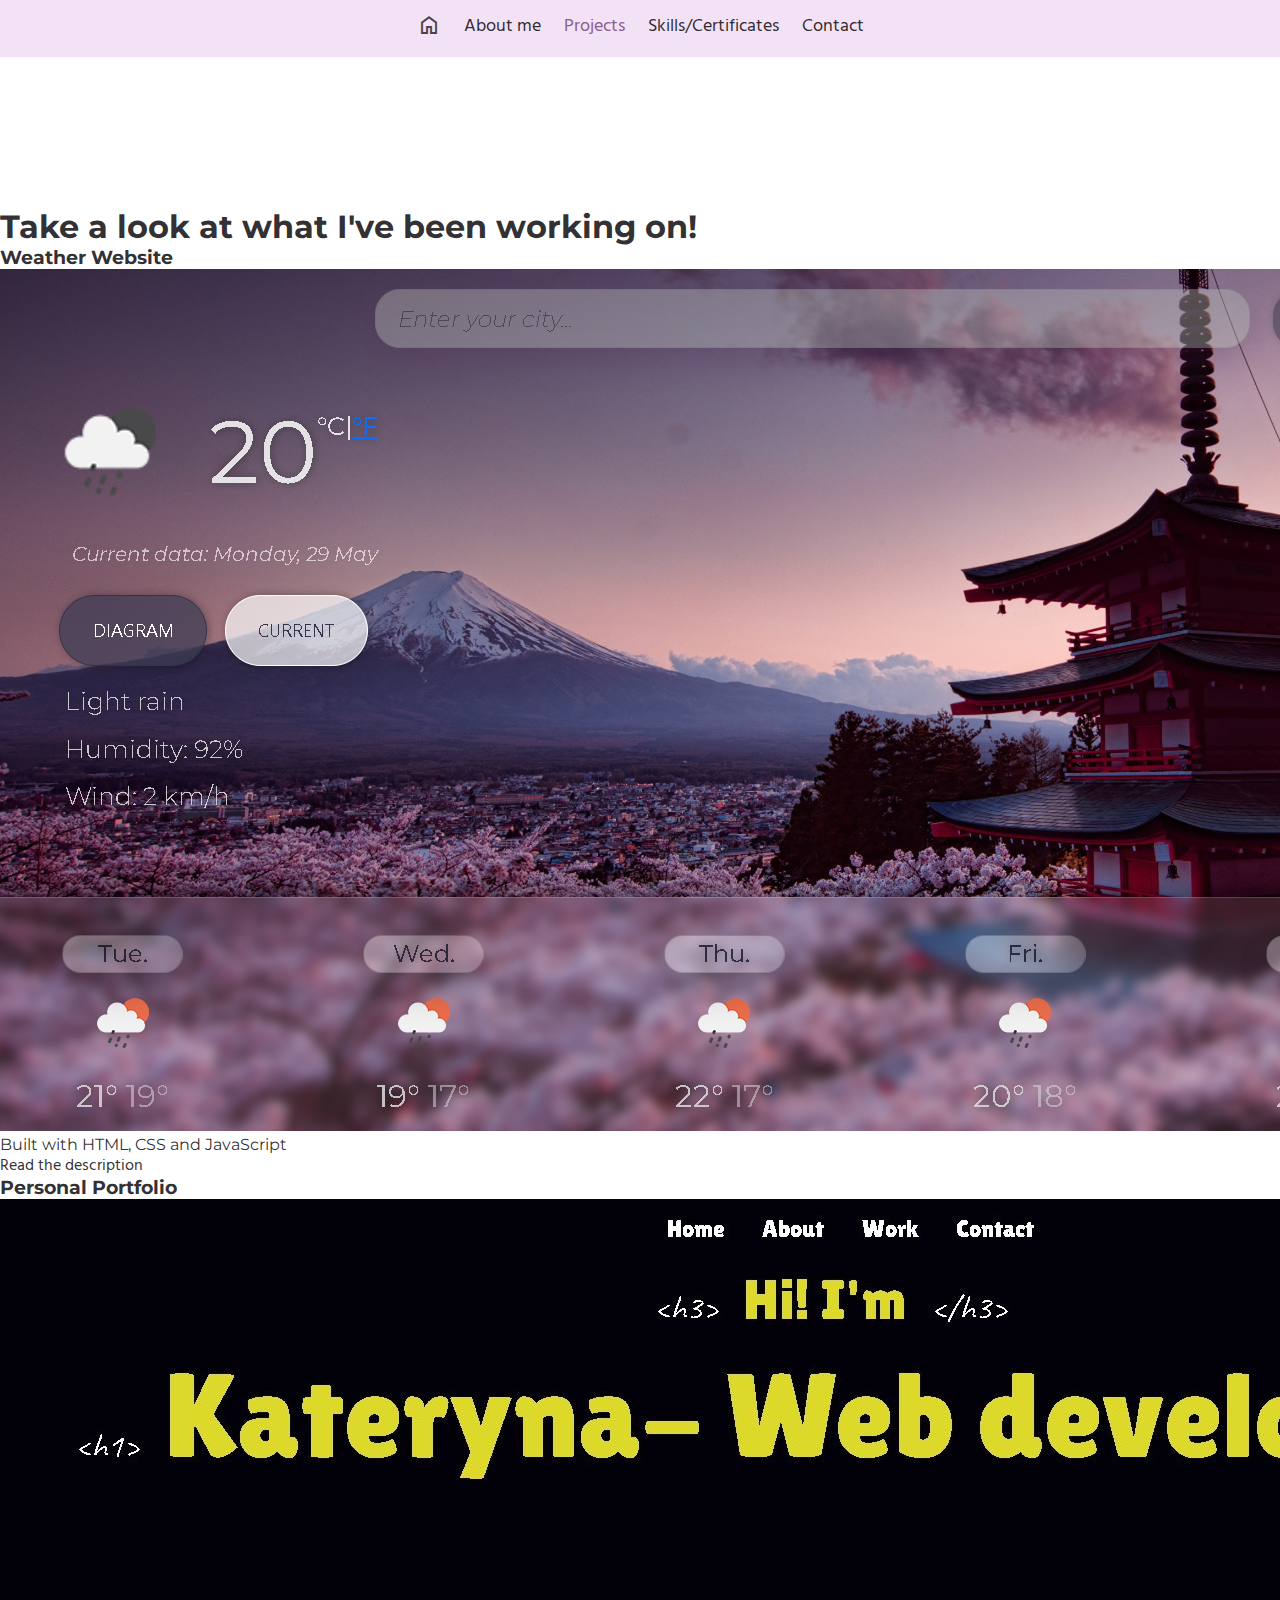
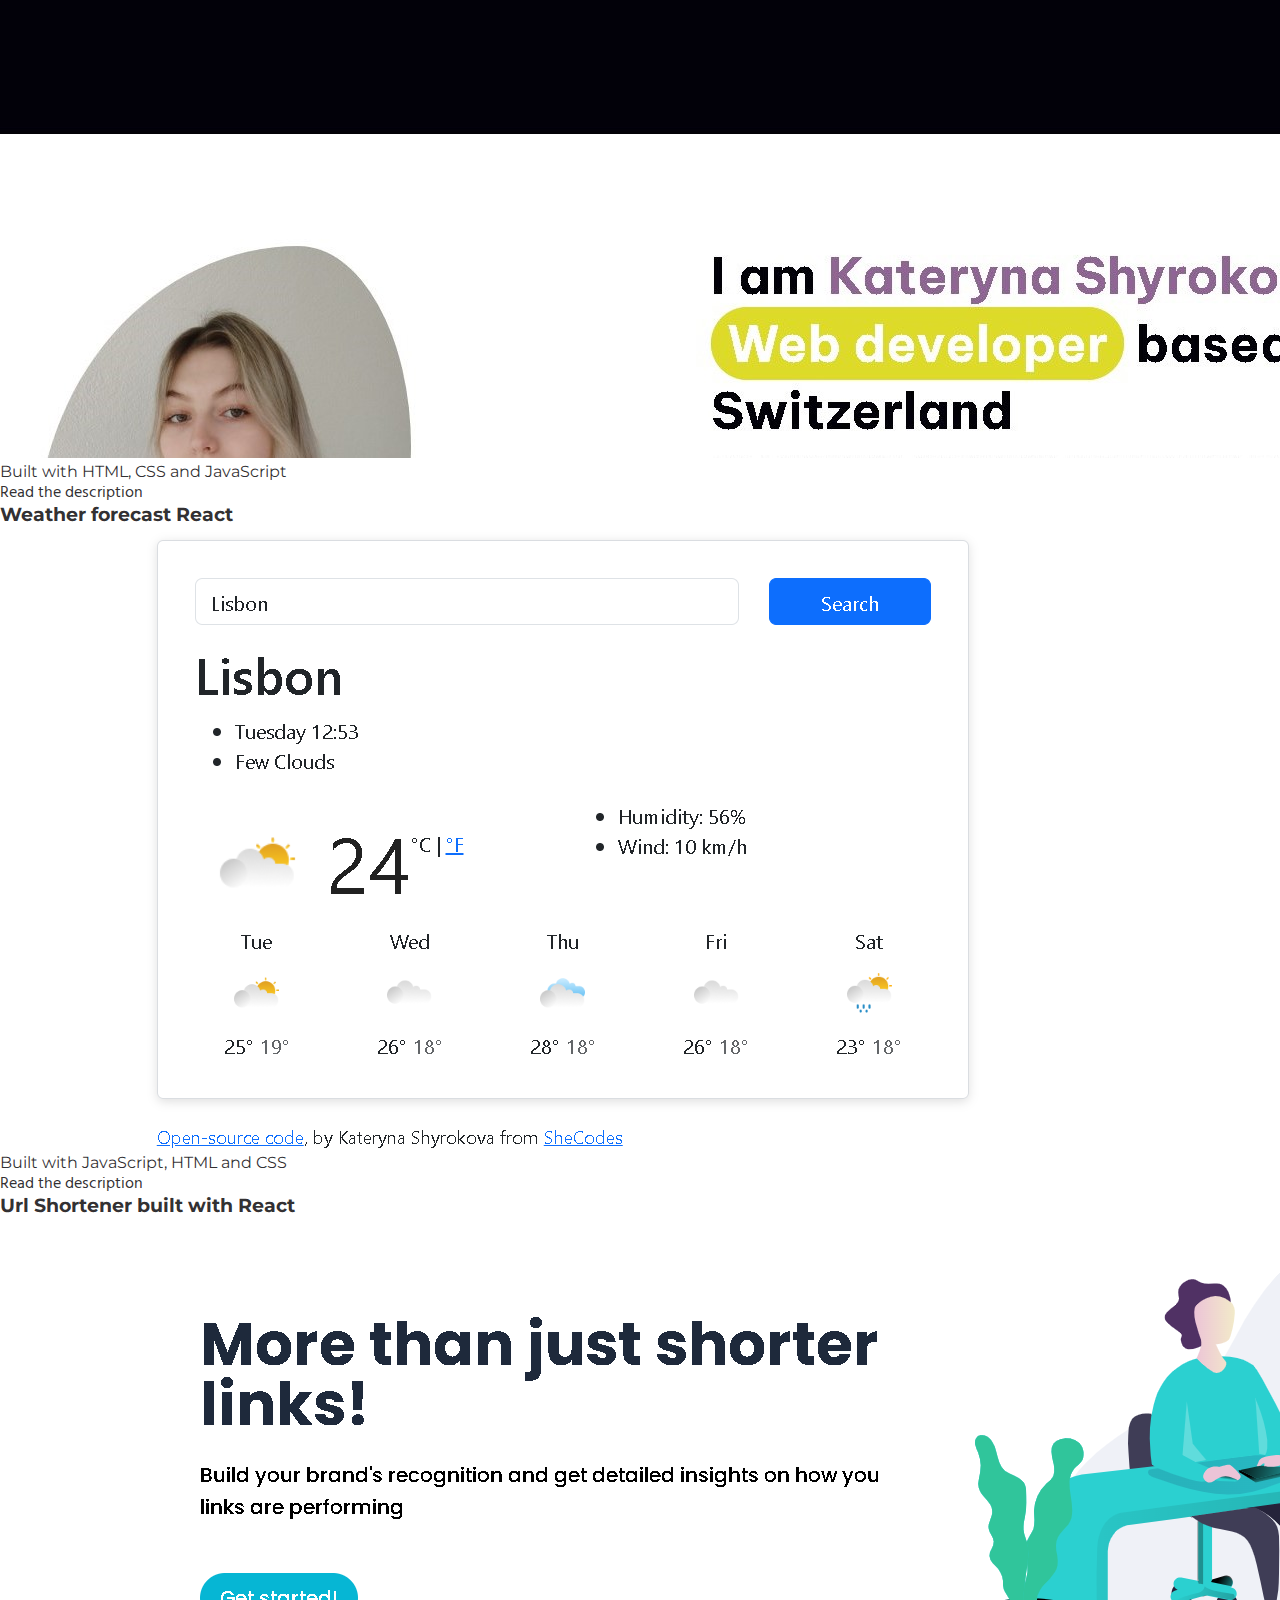
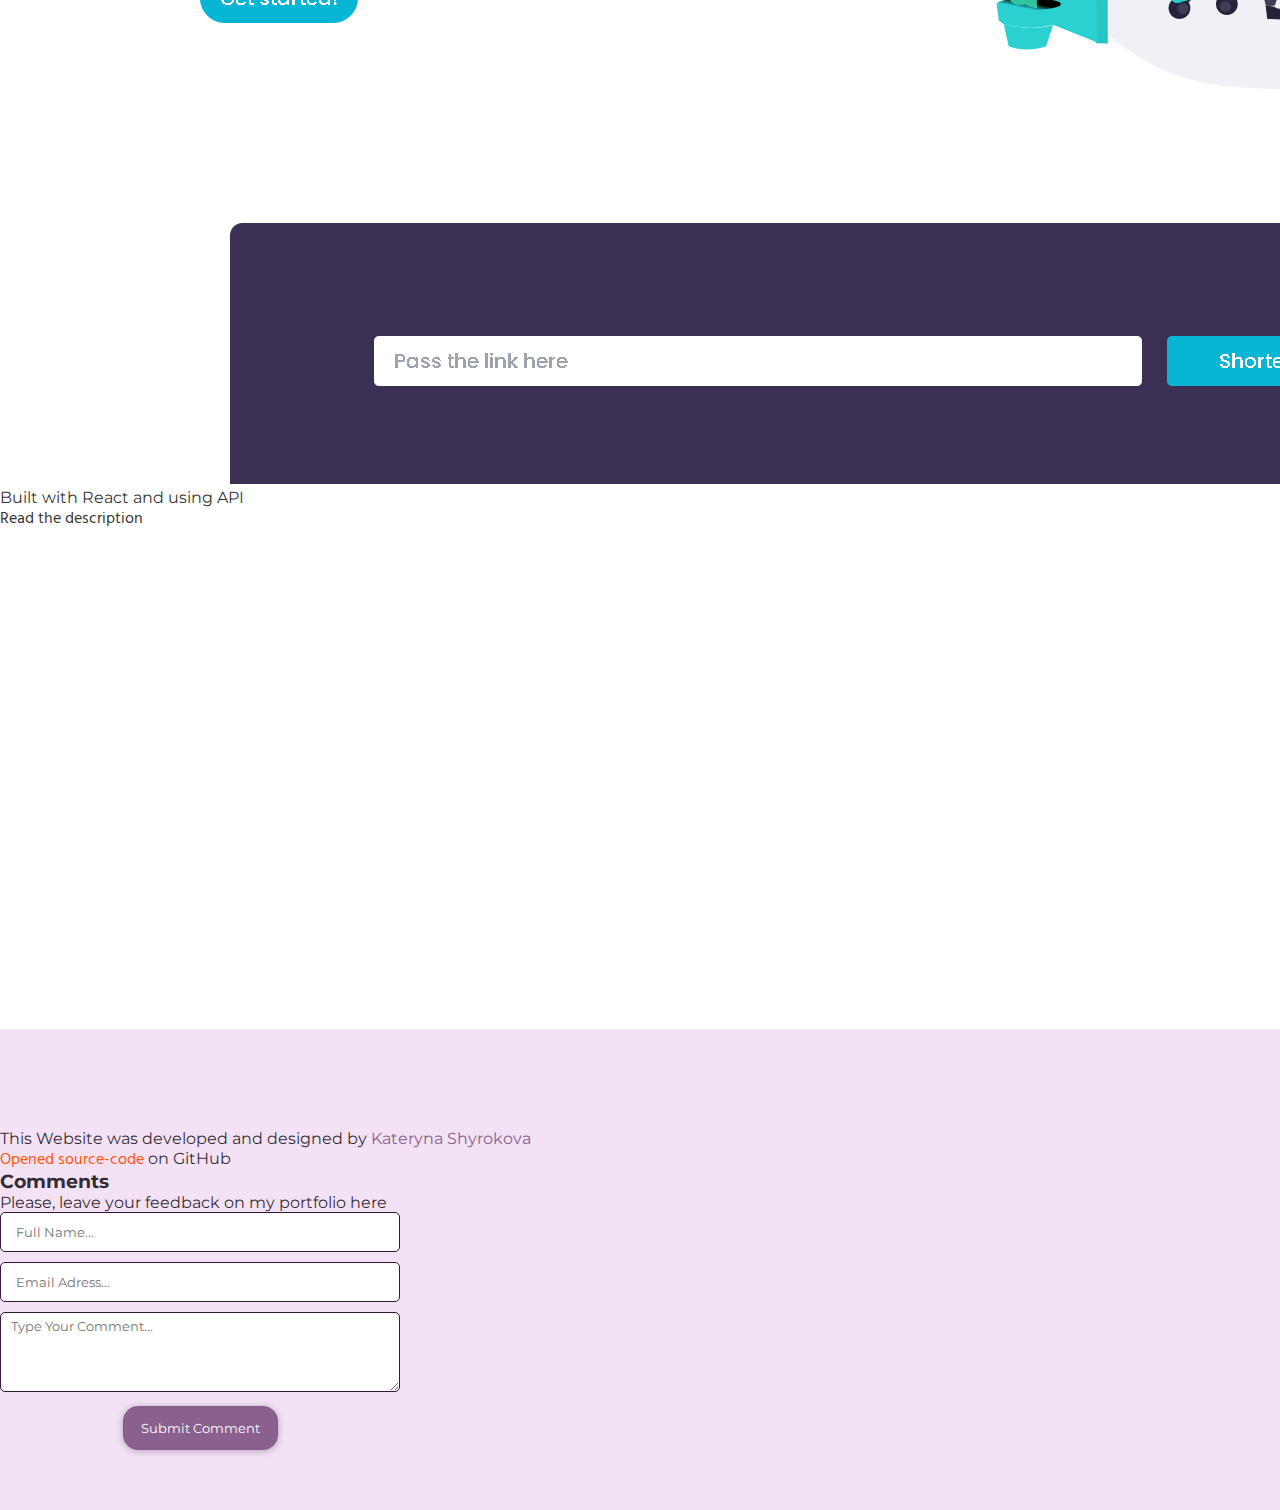
<file: projects.html>
<!DOCTYPE html>
<html lang="en">
  <head>
    <meta charset="UTF-8" />
    <link
      href="https://cdn.jsdelivr.net/npm/bootstrap@5.3.0-alpha3/dist/css/bootstrap.min.css"
      rel="stylesheet"
      integrity="sha384-KK94CHFLLe+nY2dmCWGMq91rCGa5gtU4mk92HdvYe+M/SXH301p5ILy+dN9+nJOZ"
      crossorigin="anonymous"
    />
    <script
      src="https://cdn.jsdelivr.net/npm/bootstrap@5.3.0-alpha3/dist/js/bootstrap.bundle.min.js"
      integrity="sha384-ENjdO4Dr2bkBIFxQpeoTz1HIcje39Wm4jDKdf19U8gI4ddQ3GYNS7NTKfAdVQSZe"
      crossorigin="anonymous"
    ></script>
    <link rel="preconnect" href="https://fonts.googleapis.com" />
    <link rel="preconnect" href="https://fonts.gstatic.com" crossorigin />
    <link
      href="https://fonts.googleapis.com/css2?family=Hind+Madurai:wght@300;400&display=swap"
      rel="stylesheet"
    />
    <link rel="preconnect" href="https://fonts.googleapis.com" />
    <link
      rel="stylesheet"
      href="https://fonts.googleapis.com/css2?family=Material+Symbols+Outlined:opsz,wght,FILL,GRAD@20..48,100..700,0..1,-50..200"
    />
    <link rel="preconnect" href="https://fonts.googleapis.com" />
    <link rel="preconnect" href="https://fonts.gstatic.com" crossorigin />
    <link
      href="https://fonts.googleapis.com/css2?family=Hind+Madurai:wght@300;400&family=Montserrat:ital,wght@0,100;0,200;0,300;0,400;0,500;0,600;0,700;0,800;0,900;1,100;1,200;1,300;1,400;1,500;1,600;1,700;1,800;1,900&display=swap"
      rel="stylesheet"
    />
    <link rel="stylesheet" href="/src/styles.css" />
    <meta http-equiv="X-UA-Compatible" content="IE=edge" />
    <meta name="viewport" content="width=device-width, initial-scale=1.0" />
       <meta name="description" content="Kateryna is a front-end engineer based in Switzerland." >
    <title>K.Shyrokova-Frontend developer</title>
  </head>
  <body>
    <header>
      <nav class="navbar fixed-top">
        <a href="#" class="nav-branding" title="Kateryna logo"> K.Shyrokova</a>
        <ul class="nav-menu">
          <li class="nav-item">
            <a href="/" class="nav-link" title="Home page"
              ><span class="material-symbols-outlined home-icon" style="color: #1b191bc7; ">
                home
              </span></a
            >
          </li>
          <li class="nav-item">
            <a href="/about.html" class="nav-link" title="About me page">About me</a>
          </li>
          <li class="nav-item">
            <a href="/projects.html" class="nav-link" style="color: #89608e; " title="Projects page">Projects</a>
          </li>
          <li class="nav-item">
            <a href="/about.html#skills-and-certificates" class="nav-link" title="Certificates section "
              >Skills/Certificates</a
            >
          </li>
          <li class="nav-item">
            <a href="/contact.html" class="nav-link" title="Contact page">Contact</a>
          </li>
        </ul>
        <div class="hamburger">
          <span class="bar"></span>
          <span class="bar"></span>
          <span class="bar"></span>
        </div>
      </nav>
    </header>

<div class="content-section">
    <h1 class="text-center mb-5">Take a look at what I've been working on!</h1>
    <div class="content container">
        <div class="row">
            <div class="col-md-6 mb-4">
                <h3 class="text-center">Weather Website</h3>
                <img src="/images/weatherweb.png" class="img-fluid rounded" alt="Weather Website" srcset="">
                <p class=" text-center mt-2 mb-0">Built with HTML, CSS and JavaScript</p>
                <a href="/#first-project-description" class=" text-muted d-block text-center text-decoration-underline">Read the description</a>
            </div>
             <div class="col-md-6 mb-4">
                <h3 class="text-center">Personal Portfolio</h3>
                <img src="/images/personalPortfolio.jpg" class="img-fluid rounded" alt="Personal Portfolio" srcset="">
                <p class="text-center mt-2 mb-0">Built with HTML, CSS and JavaScript </p>
                <a href="/#second-project-description" class=" text-muted d-block text-center text-decoration-underline">Read the description</a>
            </div>
             <div class="col-md-6 mb-4">
                <h3 class="text-center">Weather forecast React </h3>
                <img src="/images/weatherReact.png" class="img-fluid rounded" alt="Weather React Website" srcset="">
                <p class="text-center mt-2 mb-0">Built with JavaScript, HTML and CSS</p>
                <a href="/#third-project-description" class=" text-muted d-block text-center text-decoration-underline">Read the description</a>
            </div>

<div class="col-md-6 mb-4">
                <h3 class="text-center ">Url Shortener built with React</h3>
                <img src="/images/urlShortener.png" class="img-fluid rounded" alt="Url Shortener built with React" srcset="">
                <p class="text-center mt-2 mb-0">Built with React and using API</p>
                <a href="/#fourth-project-description" class=" text-muted d-block text-center text-decoration-underline">Read the description</a>
            </div>

        </div>
    </div>
</div>



















 <footer> 
      <div class="container">
        <div class="row
        ">
      <div class="col-md-6"><p>This Website was developed and designed by <span style="color: #89608e;"> Kateryna Shyrokova</span></p>
<p><a href="https://github.com/KatarinaPli/Portfolio-Kateryna-Shyrokova" target="_blank" class="text-decoration-underline" style="color: #ff570a; "> Opened source-code</a> on GitHub </p>
      </div>
    <div class="col-md-6">
      <div class="comment-box">
        <h3>Comments</h3>
        <p>Please, leave your feedback on my portfolio here</p>
        <form action="#">
          <input type="text" name="full_name" placeholder="Full Name...">
          <input type="email" name="email" placeholder="Email Adress...">
          <textarea name="comment" id="comment-section" placeholder="Type Your Comment...""></textarea>
          <button type="submit">Submit Comment</button>
        </form>
      </div>
    </div>
    </div></div>
    </footer>
    <script src="/src/function.js"></script>
  </body>
</html>
</file>
<file: src/styles.css>
:root {
  --background-color: #f3e1f6;
  --first-accent-color: #ff570a;
  --second-accent-color: #89608e;
  --main-font-color: #0e0b0ede;
  --accent-font: "Hind Madurai", sans-serif;
  --maine-font: "Montserrat", sans-serif;
}

* {
  padding: 0;
  margin: 0;
 box-sizing: border-box;
  /*box-sizing: content-box;*/
 
  font-family: var(--maine-font);
  color: var(--main-font-color);
}
header {
  background-color: var(--background-color);
}
li {
  list-style: none;
}
a {
  text-decoration: none;
  font-family: var(--accent-font);
  color: var(--main-font-color);
}
.home-icon {
  color: var(--second-accent-color);
}
.navbar {
  min-height: 57px;
  display: flex;
  justify-content: space-between;
  align-items: center;
 padding: 0 20px;
  background-color: var(--background-color);
}
.nav-menu {
  margin: 0 auto;
  display: flex;
  justify-content: center;
  align-content: center;
  gap: 23px;
}

.nav-branding {
  font-size: 22px;
  display: none;
}
.nav-link {
  transition: 0.5s ease;

  font-size: 18px;
  font-weight: 400;
}
.nav-link:hover {
  color: #827982ce;
}
.hamburger {
  display: none;
  cursor: pointer;
}
.bar {
  display: block;
  width: 25px;
  height: 3px;
  margin: 4px auto; 
  -webkit-transition: all 0.3s ease-in-out;
  transition: all 0.3s ease-in-out;
  background-color: var(--main-font-color);
}

/*@media (max-width: 768px) {
  .hamburger {
    display: block;
  }
  .hamburger.active .bar:nth-child(2) {
    opacity: 0;
  }
  .hamburger.active .bar:nth-child(1) {
    transform: translateY(7px) rotate(45deg);
  }
  .hamburger.active .bar:nth-child(3) {
    transform: translateY(-7px) rotate(-45deg);
  }
  .nav-menu {
    position: fixed;

    top: -100%;
    gap: 0;
    flex-direction: column;
    background-color: var(--background-color);
    width: 100%;
    text-align: center;
    transition: all 0.3s ease-in-out;
  }
  .nav-item {
    margin: 13px 0;
  }
  .nav-menu.active {
    top: 0;
    left: 0;
  }
  .nav-branding {
    display: block;
  }
  .home-section {
    padding-top: 10px;
    padding-bottom: 10px;
  }
}
*/
.home-section {
  background-color: var(--background-color);
  padding-top: 200px;
  padding-bottom: 110px;
  text-align: center;

}
.icon-section-maine {
  display: flex;
  justify-content: center;
  margin-top: 44px;
  gap: 28px;
  opacity: 0.9;
}
.icon-contact {
  width: 45px;
  border-radius: 100%;
  box-shadow: rgba(41, 39, 39, 0.644) 0px 2px 8px 0px;
  transition: all 0.3s ease-in-out;
}
.icon-contact:hover {
  cursor: pointer;
  opacity: 0.6;
}
.text-selection-frontend {
  color: var(--first-accent-color);
}
.text-selection-design {
  color: var(--second-accent-color);
}






















.download-cv-btn {
 

 
  padding: 23px 15px;
  border-radius: 20px;
  background-color: var(--second-accent-color);
  color: #fff;
  border: 1 solid var(--second-accent-color);
   font-size: 17px;
  box-shadow: rgba(26, 1, 32, 0.436) 0px 2px 8px 0px;
  transition: all 0.6s ease-in-out;

}
.download-cv-btn:hover {
  background-color: #553759;
  border: 1 solid #553759;
  
}

.cv-btn {


 font-size: 18px;
  border-radius: 16px;
  background-color: var(--second-accent-color);
  color: #fff;
  border: 1 solid var(--second-accent-color);
  margin: 35px;
  box-shadow: rgba(26, 1, 32, 0.288) 0px 1px 7px 0px;
  transition: all 0.6s ease-in-out;
  display: flex;
  justify-content: center;
 padding: 20px 25px;
 margin-left: 25%;
  margin-right: 25%;
  
}
.cv-btn:hover{
  background-color: #553759;
  border: 1 solid #553759;


}































.frontend-maine-section {
  background-color: #fff;
}

.project-frontend-btn {
  color: var(--first-accent-color);
  font-family: var(--accent-font);
  border-radius: 15px;
  padding: 14px 15px;
  border: 1px solid var(--first-accent-color);
  box-shadow: rgba(99, 99, 99, 0.2) 0px 1px 8px 0px;
  transition: ease-in-out 600ms;
  font-size: 18px;
  line-height: 27px;
}

.project-frontend-btn:hover {
  color: #fff;
  background-color: #ff580acc;
}
.project1-photo{
  width: 100%;
}


.underline-element
{
  text-decoration: underline;
  text-decoration-color: #ff570a;
  text-decoration-thickness: 3px;
  text-underline-position: under;
}

.about-name{
  font-size: 26px;
}


.aboutme-description{
  text-align: justify;

}
.content-section{
  margin-top: 150px;
}



.decoration-background-one{
position: absolute;
left: 0;
top: 100px;
  width: 250px;
  height: 460px;
  border-radius: 0 14rem  14rem 0 ;
  background-color: #eed9ff29;
  z-index: -1;
}
.decoration-background-two{
  position: absolute;
right: 0;

  width: 165px;
  height: 330px;
  border-radius:  14rem 0 0 14rem ;
  background-color: #eed9ff29;
  z-index: -1;
}
/*
.icon-section-about{

  position: absolute;
  
  
  opacity: 0.9;
}

.icon-about{
    width: 40px;
  border-radius: 100%;
  box-shadow: rgba(41, 39, 39, 0.644) 0px 2px 8px 0px;
  transition: all 0.3s ease-in-out;
}


.icon-about:hover {
  cursor: pointer;
  opacity: 0.6;
}
*/

.portfolio-photo{
  border-radius: 100%;
  width: 360px;
  position: relative;
}

.descr-img{
  text-align: center;

}

.grid-container{
  display: grid;
   grid-template-columns: repeat(auto-fit, minmax(120px, 1fr));
  
 gap: 4px;
}
.grid-item{
  width: 120px;
  transition:  all 0.3s ease;
  
}
.grid-item:hover{
  background-color: #ca14e71f;
 
  border: 1 solid transparent;
  border-radius: 8px;
  
}
.grid-img{
  width: 120px;
  
  padding: 15px 30px;


}
.grid-card{
background-color: #965f9c1c;
border: 1 solid transparent;
}
/*
.certificate1, .certificate2, .certificate3
{
  width: 650px;
}
.certificate4{
  width: 300px;
}*/
 

.scroll-element{
  padding: 10px;
  margin-top: 10px;
box-shadow: rgba(60, 64, 67, 0.3) 0px 1px 2px 0px, rgba(60, 64, 67, 0.15) 0px 2px 6px 2px;
}


.certificates-scroller{
  display: grid;
  grid-auto-flow: column;
  grid-auto-columns: 45%;
  gap: 16px;
  overflow-x: auto;
  overscroll-behavior-inline: contain;
  padding-bottom: 10px; 
  
}

.snaps-inline{
  scroll-snap-type: inline mandatory;
  scroll-padding-inline: 1rem;
}
.snaps-inline > * {
  scroll-snap-align: start;
}

.link-socialmedia{
  color: #5c3a60;
  text-decoration: underline;
  transition:  all 0.3s ease;

}

.link-socialmedia:hover{
  color: #351739;
}
.name-link{
  font-family: var(--accent-font);
  font-size: 20px;
margin-bottom: 0;
margin-top: 20px;
}


.comment-box{
  width: 400px;
}

.comment-box input{
  width:100%;
  height: 40px;
  padding: 0 15px;
  margin-bottom: 10px;
  border-radius: 5px;
  border: 1px solid #351739;
}
.comment-box input:focus{
border: 1px solid #825988 ;
outline: 0;
}
.comment-box textarea {
  width: 100%;
  height: 80px;
  padding: 5px 10px;
  border-radius: 5px;
    border: 1px solid #351739;
}

.comment-box textarea:focus{
  border: 1px solid #b773c2 ;
outline: 0;
}
.comment-box button
{
  border: 1px solid #825988; 
  border-radius: 15px;
  background-color:var(--second-accent-color);
  color: #ffffff;
  padding: 13px 17px;
  display: block;
  margin: 10px auto;
  transition:  all 0.6s ease;
  box-shadow: rgba(26, 1, 32, 0.288) 0px 1px 7px 0px;
}

.comment-box button:hover{
  background-color:#553759;
    border: 1px solid #553759;
}


footer{
  padding-top: 100px;
  padding-bottom: 50px;
  margin-top: 500px;
  background-color: var(--background-color);

}











@media (max-width: 992px) {
  :root {
  --background-color: #f4ebf5;

}
  .hamburger {
    display: block;
  }
  .hamburger.active .bar:nth-child(2) {
    opacity: 0;
  }
  .hamburger.active .bar:nth-child(1) {
    transform: translateY(7px) rotate(45deg);
  }
  .hamburger.active .bar:nth-child(3) {
    transform: translateY(-7px) rotate(-45deg);
  }
  .nav-menu {
    position: fixed;
right: 0%;
    top: -100%;
    gap: 0;
    flex-direction: column;
    background-color: var(--background-color);
    width: 100%;
    text-align: center;
    transition: all 0.3s ease-in-out;
  }
  .nav-item {
    margin: 13px 0;
  }
  .nav-menu.active {
    top: 0;
    left: 0;
  }
  .nav-branding {
    display: block;
  }
  .home-section {
    padding-top: 15%;
    padding-bottom: 7%;
    
  }

  .image{
    position: relative;
    
  }


.image__overlay {
	position: absolute;
	top: 0;
	left: 0;
	width: 100%;
	height: 100%;
	background: rgba(0, 0, 0, 0.621);
	color: #ffffff;
	font-family: var(--maine-font);
	display: flex;
	flex-direction: column;
	align-items: center;
  text-align: center;
  font-size: 15px;
	justify-content: center;
	opacity: 0;
	transition: opacity 0.35s;
  border-radius: 10px;
}

.image__overlay--blur {
	backdrop-filter: blur(5px);
}
/*
.image__overlay--primary {
	background: #009578;
}
*/
.image__overlay>* {
	transform: translateY(20px);
	transition: transform 0.35s;
}

.image__overlay:hover {
	opacity: 1;
}

.image__overlay:hover>* {
	transform: translateY(0);
}

.image-description {
color: #ffffff;
	margin-top: 0.25em;
  	font-family: var(--maine-font);
    margin-left: 10px;
    margin-right: 10px;

}
.portfolio-photo{
  width: 270px;
  display: block;
  margin: 0 auto;

}
.content-section{

padding: 0 ;
text-align: center;
}
.cv-btn{
  display: flex;
  justify-content: center;
    font-size: 16px;
}
.about-name{
  text-align: center;
  margin: 2px;
 
}
footer{
  margin-top: 380px;
}

}

@media (max-width: 576px) {





.image-description {font-size: 12px;}
.home-section {
  
  padding-top: 120px;
  padding-bottom: 40px;
  

}
.icon-section-maine {
 
  margin-top: 36px;
  gap: 18px;
 
}
.icon-contact {
  width: 45px;
opacity: 0.9;
}
.icon-contact:hover{
  opacity: 0.7;
}
.download-cv-btn{
  margin-bottom: 10px;
  margin-top: 7px;
}
.portfolio-photo{
  width: 180px;
 
  display: block;
  margin: auto;
  margin-bottom: 25px;


}
.content-section{
  margin-top: 120px;
}
.cv-btn{

  font-size: 15px;
}

.about-name{
  text-align: center;
margin: 20px;
 

  font-size: 20px;
}
.aboutme-description{
  font-size: 15px;
  margin:25px ;
}





.grid-container{

   grid-template-columns: repeat(auto-fit, minmax(80px, 1fr));
  
 gap: 3px;
}
.grid-item{
  width: 90px;
  transition:  all 0.3s ease;
  
}
.grid-item:hover{
  background-color: #c7aaca48;
 
  border: 1 solid transparent;
  border-radius: 8px;
  
}
.grid-img{
  width: 90px;
  
  padding: 10px 20px;
}



.scroll-element{
  padding: 6px;
  margin-top: 6px;

}


.certificates-scroller{

  grid-auto-columns: 90%;
  gap: 10px;

  
}

.grid-card{
  margin-top: 0;
    display: block;
margin: 0 auto ;
}


footer{
  margin-top: 360px;

}

.comment-box{
  width: 330px;
margin: auto;
}

}
</file>
